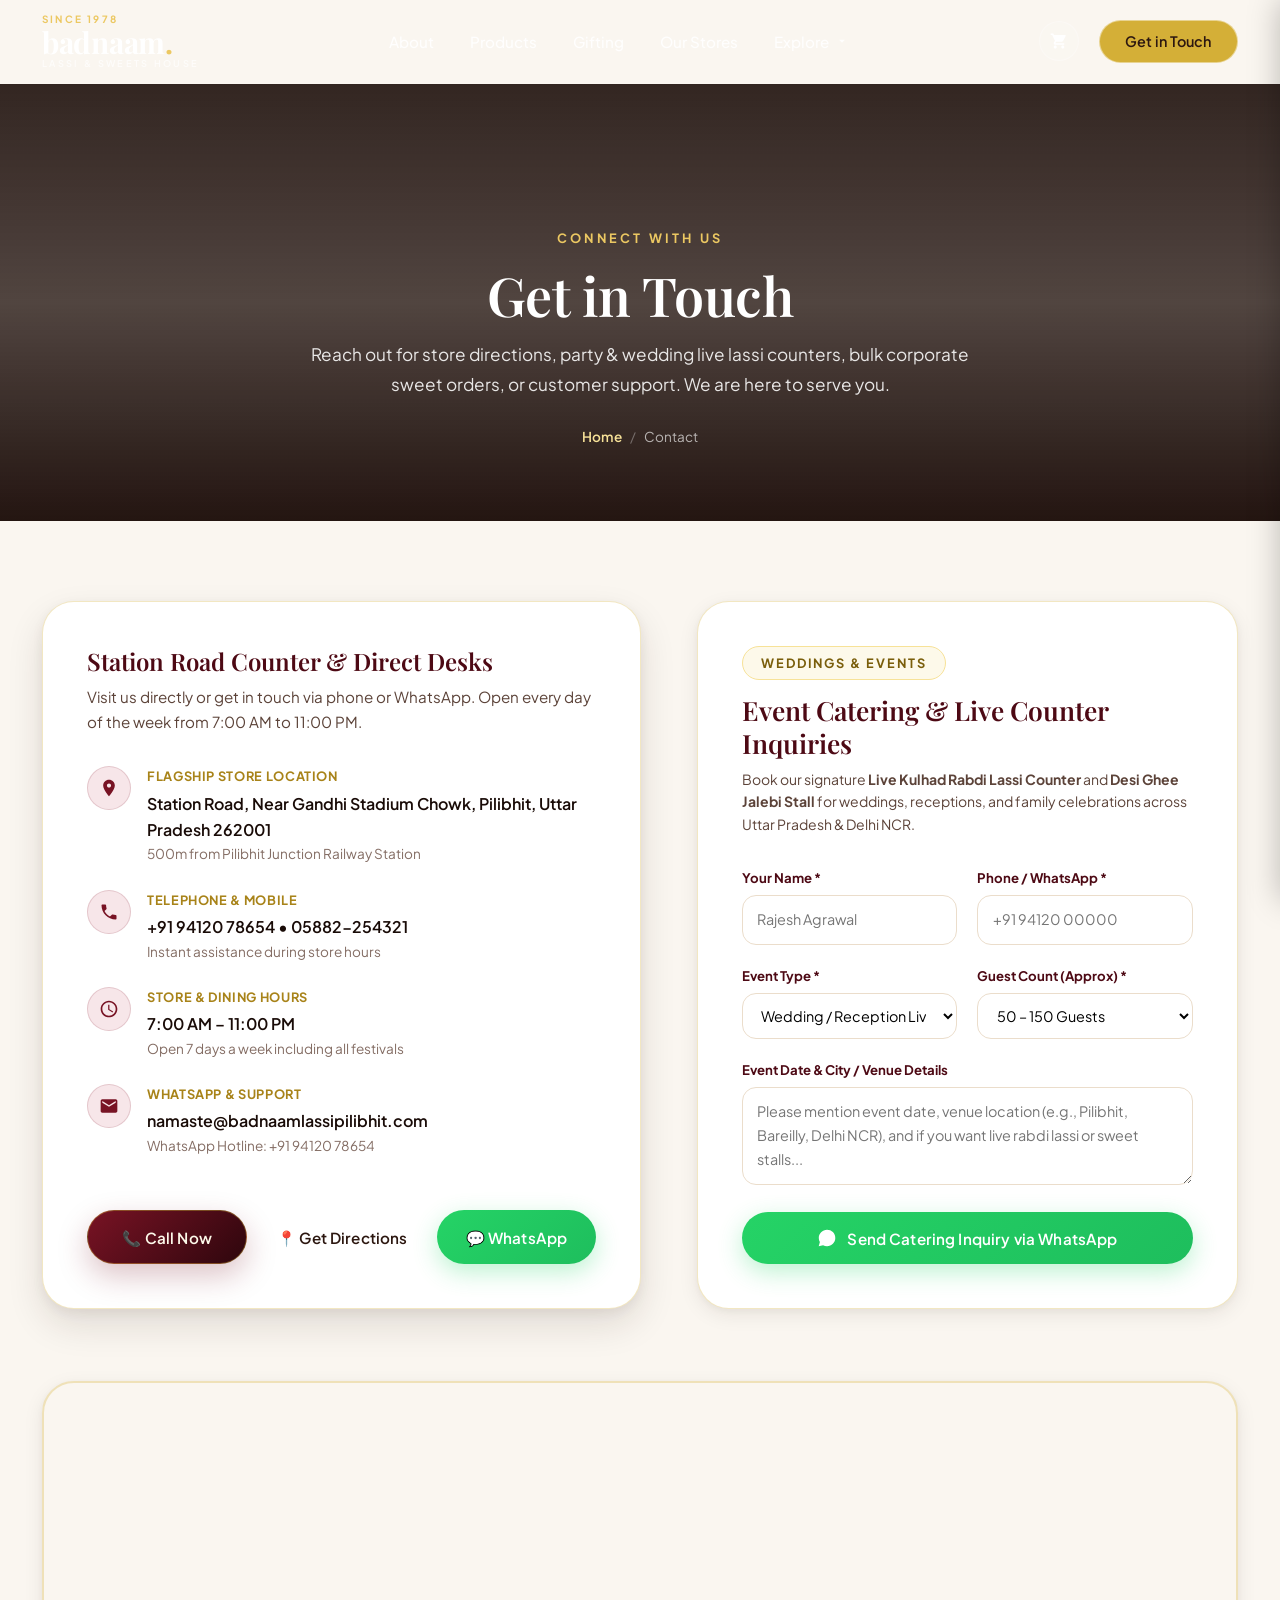
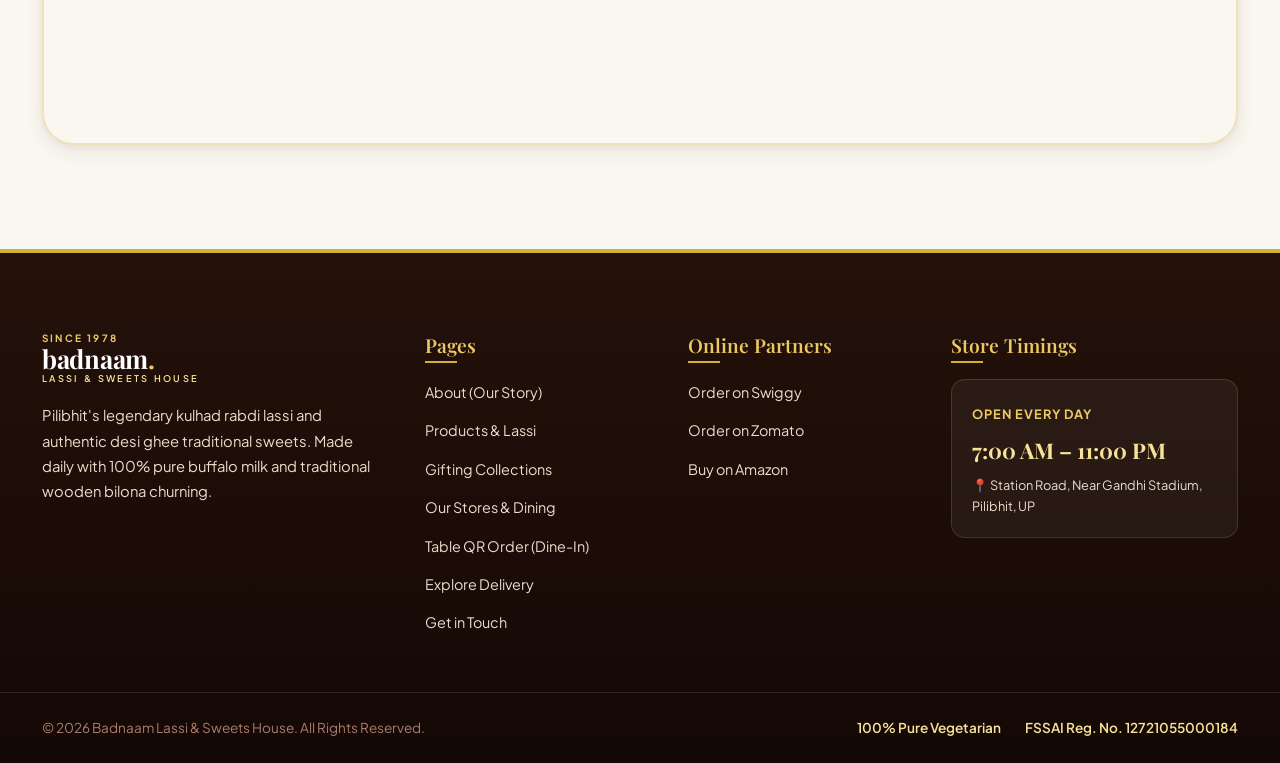
<file: contact.html>
<!DOCTYPE html>
<html lang="en">
<head>
  <meta charset="UTF-8">
  <meta name="viewport" content="width=device-width, initial-scale=1.0">
  <title>Get in Touch &amp; Event Catering | Badnaam Lassi &amp; Sweets House</title>
  
  <meta name="description" content="Contact Badnaam Lassi & Sweets House, Pilibhit. Station Road & Highway dining contact numbers, store hours (7 AM - 11 PM), location map, and wedding catering inquiries.">
  <meta name="author" content="Badnaam Lassi & Sweets House">
  <link rel="canonical" href="https://badnaamlassipilibhit.com/contact.html">

  <link rel="icon" type="image/svg+xml" href="assets/icons/favicon.svg">

  <link rel="preconnect" href="https://fonts.googleapis.com">
  <link rel="preconnect" href="https://fonts.gstatic.com" crossorigin>
  <link href="https://fonts.googleapis.com/css2?family=Marcellus&family=Playfair+Display:ital,wght@0,500;0,600;0,700;1,500;1,600&family=Plus+Jakarta+Sans:wght@400;500;600;700;800&display=swap" rel="stylesheet">

  <link rel="stylesheet" href="css/styles.css">
</head>
<body>

  <!-- ==========================================================================
       Header Navigation
       ========================================================================== -->
  <header class="main-header scrolled" id="mainHeader" style="position: sticky; top:0;">
    <div class="container nav-container">
      <a href="index.html" class="brand-logo-ref" aria-label="Badnaam Lassi Home">
        <span class="brand-since-tag">SINCE 1978</span>
        <span class="brand-title-serif">badnaam<span>.</span></span>
        <span class="brand-sub-spaced">LASSI &amp; SWEETS HOUSE</span>
      </a>

      <nav class="nav-menu-ref" aria-label="Main Navigation">
        <a href="index.html" class="nav-link-ref">About</a>
        <a href="products.html" class="nav-link-ref">Products</a>
        <a href="gifting.html" class="nav-link-ref">Gifting</a>
        <a href="stores.html" class="nav-link-ref">Our Stores</a>

        <div class="nav-item-dropdown">
          <a href="explore.html" class="nav-link-ref" id="exploreTrigger" aria-haspopup="true">
            <span>Explore</span>
            <svg class="dropdown-caret" viewBox="0 0 24 24"><path d="M7 10l5 5 5-5z"/></svg>
          </a>

          <div class="explore-dropdown-pill" role="menu">
            <a href="https://www.swiggy.com" target="_blank" rel="noopener noreferrer" class="explore-pill-btn pill-swiggy" role="menuitem">
              <span class="pill-dot dot-swiggy"></span>
              <span>SWIGGY</span>
            </a>
            <a href="https://www.zomato.com" target="_blank" rel="noopener noreferrer" class="explore-pill-btn pill-zomato" role="menuitem">
              <span class="pill-dot dot-zomato"></span>
              <span>ZOMATO</span>
            </a>
            <a href="https://www.amazon.in" target="_blank" rel="noopener noreferrer" class="explore-pill-btn pill-amazon" role="menuitem">
              <span class="pill-dot dot-amazon"></span>
              <span>AMAZON</span>
            </a>
          </div>
        </div>
      </nav>

      <div class="header-actions-ref">
        <button type="button" class="cart-toggle-pill cart-toggle-trigger" aria-label="View Order Basket">
          <svg viewBox="0 0 24 24"><path d="M7 18c-1.1 0-1.99.9-1.99 2S5.9 22 7 22s2-.9 2-2-.9-2-2-2zM1 2v2h2l3.6 7.59-1.35 2.45c-.16.28-.25.61-.25.96 0 1.1.9 2 2 2h12v-2H7.42c-.14 0-.25-.11-.25-.25l.03-.12.9-1.63h7.45c.75 0 1.41-.41 1.75-1.03l3.58-6.49c.08-.14.12-.31.12-.48 0-.55-.45-1-1-1H5.21l-.94-2H1zm16 16c-1.1 0-1.99.9-1.99 2s.89 2 1.99 2 2-.9 2-2-.9-2-2-2z"/></svg>
          <span class="cart-badge" style="display:none;">0</span>
        </button>

        <a href="contact.html" class="btn-get-in-touch" style="background: var(--color-gold-500); color: var(--color-maroon-950);">
          Get in Touch
        </a>

        <button type="button" class="mobile-menu-btn" id="mobileMenuBtn" aria-label="Open Mobile Menu">
          <svg viewBox="0 0 24 24"><path d="M3 18h18v-2H3v2zm0-5h18v-2H3v2zm0-7v2h18V6H3z"/></svg>
        </button>
      </div>
    </div>
  </header>

  <!-- Mobile Drawer -->
  <div class="mobile-nav-drawer" id="mobileNavDrawer" aria-hidden="true">
    <div class="mobile-nav-panel">
      <button type="button" class="mobile-nav-close" id="mobileNavClose" aria-label="Close Mobile Menu">
        <svg width="28" height="28" viewBox="0 0 24 24" fill="currentColor"><path d="M19 6.41L17.59 5 12 10.59 6.41 5 5 6.41 10.59 12 5 17.59 6.41 19 12 13.41 17.59 19 19 17.59 13.41 12z"/></svg>
      </button>

      <div class="brand-logo-ref" style="margin-bottom: 2rem;">
        <span class="brand-since-tag" style="color: var(--color-gold-700);">SINCE 1978</span>
        <span class="brand-title-serif" style="color: var(--color-maroon-800); font-size: 1.6rem;">badnaam<span>.</span></span>
        <span class="brand-sub-spaced" style="color: var(--color-brown-700);">LASSI &amp; SWEETS HOUSE</span>
      </div>

      <div class="mobile-nav-links">
        <a href="index.html" class="mobile-nav-link">About (हमारा इतिहास)</a>
        <a href="products.html" class="mobile-nav-link">Products (मिष्ठान व लस्सी)</a>
        <a href="gifting.html" class="mobile-nav-link">Gifting (शाही उपहार)</a>
        <a href="stores.html" class="mobile-nav-link">Our Stores (दुकानें व भोजन)</a>
        <a href="table-order.html?table=4" class="mobile-nav-link" style="color: var(--color-gold-700); font-weight: 700;">📱 Table QR Order (मेज़ से ऑर्डर)</a>
        <a href="explore.html" class="mobile-nav-link">Explore (Swiggy • Zomato • Amazon)</a>
        <a href="contact.html" class="mobile-nav-link active">Get in Touch (संपर्क)</a>
      </div>
    </div>
  </div>

  <main>
    <!-- Subpage Banner -->
    <section class="subpage-banner" style="background-image: linear-gradient(180deg, rgba(24, 9, 5, 0.88) 0%, rgba(24, 9, 5, 0.75) 50%, rgba(24, 9, 5, 0.95) 100%), url('https://images.unsplash.com/photo-1517248135467-4c7edcad34c4?auto=format&fit=crop&w=2200&q=85');">
      <div class="container">
        <span class="subpage-tag">CONNECT WITH US</span>
        <h1 class="subpage-title">Get in Touch</h1>
        <p class="subpage-desc">
          Reach out for store directions, party &amp; wedding live lassi counters, bulk corporate sweet orders, or customer support. We are here to serve you.
        </p>
        <div class="breadcrumb-nav">
          <a href="index.html">Home</a>
          <span class="breadcrumb-sep">/</span>
          <span>Contact</span>
        </div>
      </div>
    </section>

    <!-- Contact & Catering Grid -->
    <section class="contact-section" style="padding-top: 5rem;">
      <div class="container">
        <div class="contact-grid">
          <!-- Left Column: Contact Cards -->
          <div class="contact-info-card">
            <h2 class="contact-info-title">Station Road Counter &amp; Direct Desks</h2>
            <p class="contact-info-desc">
              Visit us directly or get in touch via phone or WhatsApp. Open every day of the week from 7:00 AM to 11:00 PM.
            </p>

            <div class="contact-details-list">
              <!-- Address -->
              <div class="contact-detail-row">
                <div class="contact-icon-box">
                  <svg viewBox="0 0 24 24"><path d="M12 2C8.13 2 5 5.13 5 9c0 5.25 7 13 7 13s7-7.75 7-13c0-3.87-3.13-7-7-7zm0 9.5c-1.38 0-2.5-1.12-2.5-2.5s1.12-2.5 2.5-2.5 2.5 1.12 2.5 2.5-1.12 2.5-2.5 2.5z"/></svg>
                </div>
                <div class="contact-detail-body">
                  <span class="contact-detail-label">Flagship Store Location</span>
                  <div class="contact-detail-value">Station Road, Near Gandhi Stadium Chowk, Pilibhit, Uttar Pradesh 262001</div>
                  <span class="contact-detail-sub">500m from Pilibhit Junction Railway Station</span>
                </div>
              </div>

              <!-- Phone -->
              <div class="contact-detail-row">
                <div class="contact-icon-box">
                  <svg viewBox="0 0 24 24"><path d="M6.62 10.79c1.44 2.83 3.76 5.14 6.59 6.59l2.2-2.2c.27-.27.67-.36 1.02-.24 1.12.37 2.33.57 3.57.57.55 0 1 .45 1 1V20c0 .55-.45 1-1 1-9.39 0-17-7.61-17-17 0-.55.45-1 1-1h3.5c.55 0 1 .45 1 1 0 1.25.2 2.45.57 3.57.11.35.03.74-.25 1.02l-2.2 2.2z"/></svg>
                </div>
                <div class="contact-detail-body">
                  <span class="contact-detail-label">Telephone &amp; Mobile</span>
                  <div class="contact-detail-value">
                    <a href="tel:+919412078654" style="color: inherit; text-decoration: none;">+91 94120 78654</a> &bull; 
                    <a href="tel:+915882254321" style="color: inherit; text-decoration: none;">05882-254321</a>
                  </div>
                  <span class="contact-detail-sub">Instant assistance during store hours</span>
                </div>
              </div>

              <!-- Hours -->
              <div class="contact-detail-row">
                <div class="contact-icon-box">
                  <svg viewBox="0 0 24 24"><path d="M11.99 2C6.47 2 2 6.48 2 12s4.47 10 9.99 10C17.52 22 22 17.52 22 12S17.52 2 11.99 2zM12 20c-4.42 0-8-3.58-8-8s3.58-8 8-8 8 3.58 8 8-3.58 8-8 8zm.5-13H11v6l5.25 3.15.75-1.23-4.5-2.67z"/></svg>
                </div>
                <div class="contact-detail-body">
                  <span class="contact-detail-label">Store &amp; Dining Hours</span>
                  <div class="contact-detail-value">7:00 AM &ndash; 11:00 PM</div>
                  <span class="contact-detail-sub">Open 7 days a week including all festivals</span>
                </div>
              </div>

              <!-- WhatsApp & Email -->
              <div class="contact-detail-row">
                <div class="contact-icon-box">
                  <svg viewBox="0 0 24 24"><path d="M20 4H4c-1.1 0-1.99.9-1.99 2L2 18c0 1.1.9 2 2 2h16c1.1 0 2-.9 2-2V6c0-1.1-.9-2-2-2zm0 4l-8 5-8-5V6l8 5 8-5v2z"/></svg>
                </div>
                <div class="contact-detail-body">
                  <span class="contact-detail-label">WhatsApp &amp; Support</span>
                  <div class="contact-detail-value">namaste@badnaamlassipilibhit.com</div>
                  <span class="contact-detail-sub">WhatsApp Hotline: +91 94120 78654</span>
                </div>
              </div>
            </div>

            <div class="contact-action-buttons">
              <a href="tel:+919412078654" class="btn btn-primary" style="flex: 1; text-align: center;">
                📞 Call Now
              </a>
              <a href="https://maps.google.com/?q=Station+Road+Gandhi+Stadium+Pilibhit" target="_blank" rel="noopener noreferrer" class="btn btn-outline" style="flex: 1; text-align: center;">
                📍 Get Directions
              </a>
              <a href="https://wa.me/919412078654" target="_blank" rel="noopener noreferrer" class="btn btn-whatsapp" style="flex: 1; text-align: center;">
                💬 WhatsApp
              </a>
            </div>
          </div>

          <!-- Right Column: Catering & Event Inquiry Form -->
          <div style="background: #FFFFFF; border-radius: var(--radius-xl); padding: 2.75rem; box-shadow: var(--shadow-md); border: 1px solid rgba(212, 175, 55, 0.3);">
            <div style="margin-bottom: 2rem;">
              <span class="section-tag">WEDDINGS &amp; EVENTS</span>
              <h3 style="font-family: var(--font-heading); font-size: 1.65rem; color: var(--color-maroon-800); margin-bottom: 0.5rem;">
                Event Catering &amp; Live Counter Inquiries
              </h3>
              <p style="font-size: 0.875rem; color: var(--text-secondary); line-height: 1.6;">
                Book our signature <strong>Live Kulhad Rabdi Lassi Counter</strong> and <strong>Desi Ghee Jalebi Stall</strong> for weddings, receptions, and family celebrations across Uttar Pradesh &amp; Delhi NCR.
              </p>
            </div>

            <form id="contactCateringForm" onsubmit="handleCateringSubmit(event)">
              <div style="display: grid; grid-template-columns: 1fr 1fr; gap: 1.25rem; margin-bottom: 1.25rem;">
                <div>
                  <label style="display: block; font-size: 0.825rem; font-weight: 700; color: var(--color-maroon-800); margin-bottom: 0.4rem;" for="contactName">Your Name *</label>
                  <input type="text" id="contactName" required placeholder="Rajesh Agrawal" style="width: 100%; padding: 0.75rem 0.9rem; border: 1px solid var(--color-cream-300); border-radius: var(--radius-md); font-family: var(--font-body); font-size: 0.9rem;">
                </div>
                <div>
                  <label style="display: block; font-size: 0.825rem; font-weight: 700; color: var(--color-maroon-800); margin-bottom: 0.4rem;" for="contactPhone">Phone / WhatsApp *</label>
                  <input type="tel" id="contactPhone" required placeholder="+91 94120 00000" style="width: 100%; padding: 0.75rem 0.9rem; border: 1px solid var(--color-cream-300); border-radius: var(--radius-md); font-family: var(--font-body); font-size: 0.9rem;">
                </div>
              </div>

              <div style="display: grid; grid-template-columns: 1fr 1fr; gap: 1.25rem; margin-bottom: 1.25rem;">
                <div>
                  <label style="display: block; font-size: 0.825rem; font-weight: 700; color: var(--color-maroon-800); margin-bottom: 0.4rem;" for="contactEvent">Event Type *</label>
                  <select id="contactEvent" required style="width: 100%; padding: 0.75rem 0.9rem; border: 1px solid var(--color-cream-300); border-radius: var(--radius-md); font-family: var(--font-body); font-size: 0.9rem; background: #FFF;">
                    <option value="Wedding / Reception">Wedding / Reception Live Counter</option>
                    <option value="Engagement / Roka">Engagement / Roka Ceremony</option>
                    <option value="Birthday / Anniversary">Birthday / Anniversary</option>
                    <option value="Corporate Event / Banquet">Corporate Event / Banquet</option>
                    <option value="Bulk Sweet Boxes">Bulk Sweet Boxes Order</option>
                    <option value="General Inquiry">General Feedback / Inquiry</option>
                  </select>
                </div>
                <div>
                  <label style="display: block; font-size: 0.825rem; font-weight: 700; color: var(--color-maroon-800); margin-bottom: 0.4rem;" for="contactGuests">Guest Count (Approx) *</label>
                  <select id="contactGuests" required style="width: 100%; padding: 0.75rem 0.9rem; border: 1px solid var(--color-cream-300); border-radius: var(--radius-md); font-family: var(--font-body); font-size: 0.9rem; background: #FFF;">
                    <option value="50 - 150 Guests">50 – 150 Guests</option>
                    <option value="150 - 300 Guests">150 – 300 Guests</option>
                    <option value="300 - 800 Guests">300 – 800 Guests</option>
                    <option value="800+ Mega Wedding">800+ Mega Wedding Gathering</option>
                  </select>
                </div>
              </div>

              <div style="margin-bottom: 1.25rem;">
                <label style="display: block; font-size: 0.825rem; font-weight: 700; color: var(--color-maroon-800); margin-bottom: 0.4rem;" for="contactMessage">Event Date &amp; City / Venue Details</label>
                <textarea id="contactMessage" rows="3" placeholder="Please mention event date, venue location (e.g., Pilibhit, Bareilly, Delhi NCR), and if you want live rabdi lassi or sweet stalls..." style="width: 100%; padding: 0.75rem 0.9rem; border: 1px solid var(--color-cream-300); border-radius: var(--radius-md); font-family: var(--font-body); font-size: 0.9rem;"></textarea>
              </div>

              <button type="submit" class="btn btn-whatsapp" style="width: 100%; font-size: 0.95rem; padding: 0.85rem 1.5rem;">
                <svg width="20" height="20" viewBox="0 0 24 24" fill="currentColor"><path d="M12.04 2c-5.46 0-9.91 4.45-9.91 9.91 0 1.75.46 3.45 1.32 4.95L2.05 22l5.25-1.38c1.45.79 3.08 1.21 4.74 1.21 5.46 0 9.91-4.45 9.91-9.91 0-2.65-1.03-5.14-2.9-7.01A9.816 9.816 0 0 0 12.04 2z"/></svg>
                <span>Send Catering Inquiry via WhatsApp</span>
              </button>
            </form>
          </div>
        </div>

        <!-- Google Maps Embed -->
        <div style="margin-top: 4.5rem; border-radius: var(--radius-xl); overflow: hidden; box-shadow: var(--shadow-md); border: 2px solid rgba(212, 175, 55, 0.3);">
          <iframe 
            src="https://www.google.com/maps/embed?pb=!1m18!1m12!1m3!1d14002.3456789!2d79.8028!3d28.6312!2m3!1f0!2f0!3f0!3m2!1i1024!2i768!4f13.1!3m3!1m2!1s0x39a0072b217c469b%3A0x8e50b8b6f3c1b69!2sStation%20Rd%2C%20Pilibhit%2C%20Uttar%20Pradesh%20262001!5e0!3m2!1sen!2sin!4v1700000000000!5m2!1sen!2sin" 
            width="100%" 
            height="360" 
            style="border:0; display:block;" 
            allowfullscreen="" 
            loading="lazy" 
            referrerpolicy="no-referrer-when-downgrade"
            title="Badnaam Lassi Pilibhit Location Map">
          </iframe>
        </div>
      </div>
    </section>
  </main>

  <!-- Interactive WhatsApp Order Drawer -->
  <div class="order-drawer-backdrop" id="orderDrawerBackdrop" aria-hidden="true"></div>
  <aside class="order-drawer" id="orderDrawer" aria-label="Order Basket Drawer">
    <div class="order-drawer-header">
      <div class="order-drawer-title">
        <svg width="22" height="22" viewBox="0 0 24 24" fill="currentColor"><path d="M7 18c-1.1 0-1.99.9-1.99 2S5.9 22 7 22s2-.9 2-2-.9-2-2-2zM1 2v2h2l3.6 7.59-1.35 2.45c-.16.28-.25.61-.25.96 0 1.1.9 2 2 2h12v-2H7.42c-.14 0-.25-.11-.25-.25l.03-.12.9-1.63h7.45c.75 0 1.41-.41 1.75-1.03l3.58-6.49c.08-.14.12-.31.12-.48 0-.55-.45-1-1-1H5.21l-.94-2H1zm16 16c-1.1 0-1.99.9-1.99 2s.89 2 1.99 2 2-.9 2-2-.9-2-2-2z"/></svg>
        <span>Your Order Basket</span>
      </div>
      <button type="button" class="order-drawer-close" id="orderDrawerClose" aria-label="Close Order Basket">
        <svg width="24" height="24" viewBox="0 0 24 24" fill="currentColor"><path d="M19 6.41L17.59 5 12 10.59 6.41 5 5 6.41 10.59 12 5 17.59 6.41 19 12 13.41 17.59 19 19 17.59 13.41 12z"/></svg>
      </button>
    </div>

    <div class="order-drawer-body">
      <div class="order-drawer-empty" id="orderDrawerEmpty">
        <svg viewBox="0 0 24 24"><path d="M19 6h-2c0-2.76-2.24-5-5-5S7 3.24 7 6H5c-1.1 0-2 .9-2 2v12c0 1.1.9 2 2 2h14c1.1 0 2-.9 2-2V8c0-1.1-.9-2-2-2zm-7-3c1.66 0 3 1.34 3 3H9c0-1.66 1.34-3 3-3zm7 17H5V8h14v12z"/></svg>
        <h4 style="font-family: var(--font-heading); color: var(--color-maroon-800); margin-bottom: 0.5rem;">Your Basket is Empty</h4>
        <p style="font-size: 0.875rem;">Browse products to build your order.</p>
      </div>
      <div class="order-item-list" id="orderDrawerItems"></div>
    </div>

    <div class="order-drawer-footer" id="orderDrawerFooter" style="display: none;">
      <div class="order-subtotal-row">
        <span>Estimated Total:</span>
        <span id="orderSubtotalAmount" style="color: var(--color-maroon-700);">₹0</span>
      </div>
      <button type="button" class="btn btn-whatsapp" id="sendWhatsAppOrderBtn" style="width: 100%;">
        <span>Send Order via WhatsApp</span>
      </button>
    </div>
  </aside>

  <!-- Footer -->
  <footer class="main-footer" role="contentinfo">
    <div class="footer-top">
      <div class="container footer-grid">
        <div class="footer-brand-col">
          <div class="brand-logo-ref">
            <span class="brand-since-tag" style="color: var(--color-gold-400);">SINCE 1978</span>
            <span class="brand-title-serif" style="color: #FFFFFF; font-size: 1.6rem;">badnaam<span>.</span></span>
            <span class="brand-sub-spaced" style="color: var(--color-gold-300);">LASSI &amp; SWEETS HOUSE</span>
          </div>
          <p>
            Pilibhit's legendary kulhad rabdi lassi and authentic desi ghee traditional sweets. Made daily with 100% pure buffalo milk and traditional wooden bilona churning.
          </p>
        </div>

        <div>
          <h4 class="footer-col-title">Pages</h4>
          <ul class="footer-links-list">
            <li><a href="index.html">About (Our Story)</a></li>
            <li><a href="products.html">Products &amp; Lassi</a></li>
            <li><a href="gifting.html">Gifting Collections</a></li>
            <li><a href="stores.html">Our Stores &amp; Dining</a></li>
            <li><a href="table-order.html?table=4">Table QR Order (Dine-In)</a></li>
            <li><a href="explore.html">Explore Delivery</a></li>
            <li><a href="contact.html">Get in Touch</a></li>
          </ul>
        </div>

        <div>
          <h4 class="footer-col-title">Online Partners</h4>
          <ul class="footer-links-list">
            <li><a href="https://www.swiggy.com" target="_blank" rel="noopener noreferrer">Order on Swiggy</a></li>
            <li><a href="https://www.zomato.com" target="_blank" rel="noopener noreferrer">Order on Zomato</a></li>
            <li><a href="https://www.amazon.in" target="_blank" rel="noopener noreferrer">Buy on Amazon</a></li>
          </ul>
        </div>

        <div>
          <h4 class="footer-col-title">Store Timings</h4>
          <div class="footer-hours-card">
            <span style="font-size: 0.8rem; text-transform: uppercase; letter-spacing: 0.08em; color: var(--color-gold-400); font-weight:700;">Open Every Day</span>
            <div class="footer-hours-time">7:00 AM – 11:00 PM</div>
            <div class="footer-hours-note">📍 Station Road, Near Gandhi Stadium, Pilibhit, UP</div>
          </div>
        </div>
      </div>
    </div>

    <div class="footer-bottom">
      <div class="container footer-bottom-inner">
        <div>&copy; 2026 Badnaam Lassi &amp; Sweets House. All Rights Reserved.</div>
        <div class="footer-certifications">
          <span class="cert-item">100% Pure Vegetarian</span>
          <span class="cert-item">FSSAI Reg. No. 12721055000184</span>
        </div>
      </div>
    </div>
  </footer>

  <script src="js/app.js"></script>
  <script>
    function handleCateringSubmit(e) {
      e.preventDefault();
      const name = document.getElementById('contactName').value.trim();
      const phone = document.getElementById('contactPhone').value.trim();
      const eventType = document.getElementById('contactEvent').value;
      const guests = document.getElementById('contactGuests').value;
      const message = document.getElementById('contactMessage').value.trim();

      const text = `Namaste Badnaam Sweets Team!%0A%0A*Event Catering / Bulk Inquiry:*%0A• *Client Name:* ${encodeURIComponent(name)}%0A• *Phone:* ${encodeURIComponent(phone)}%0A• *Event Type:* ${encodeURIComponent(eventType)}%0A• *Estimated Guests:* ${encodeURIComponent(guests)}%0A• *Details:* ${encodeURIComponent(message || 'None provided')}%0A%0APlease provide availability, counter options, and a quote.`;
      window.open(`https://wa.me/919412078654?text=${text}`, '_blank');
    }
  </script>
</body>
</html>
</file>
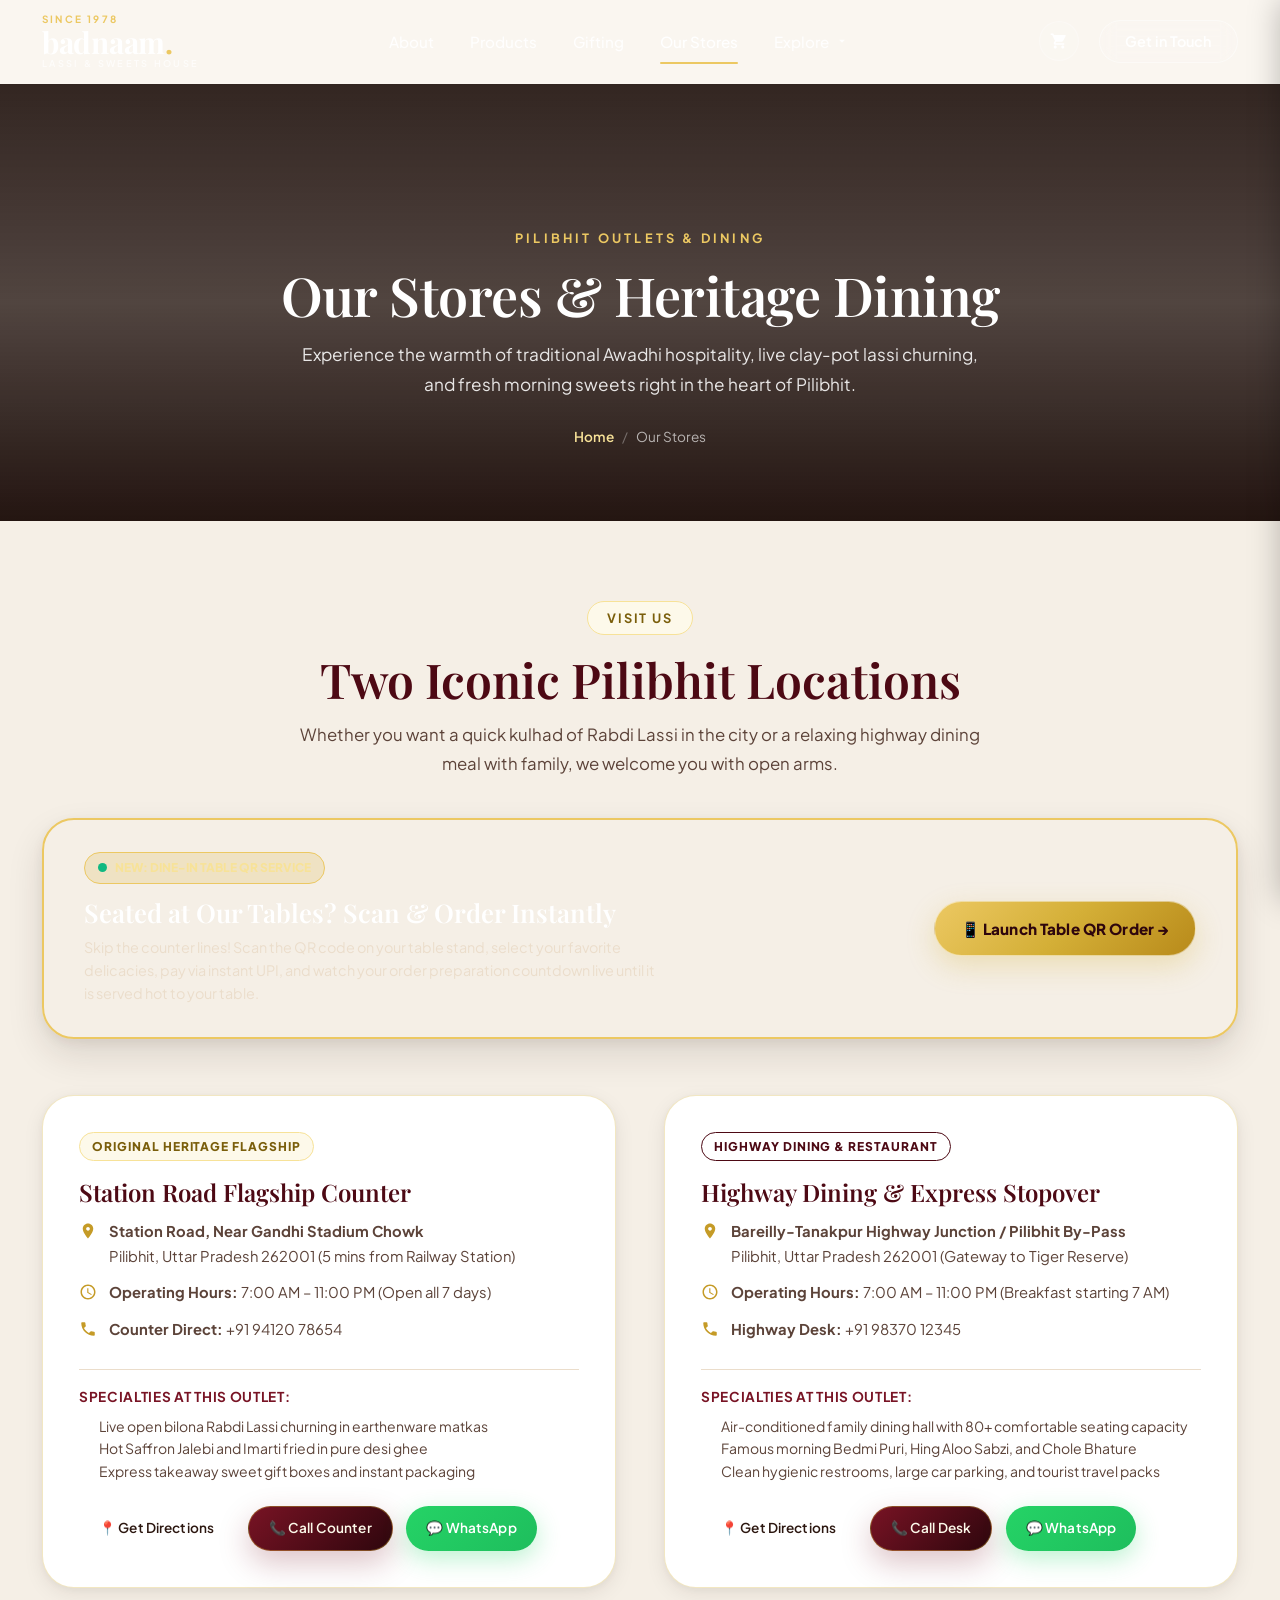
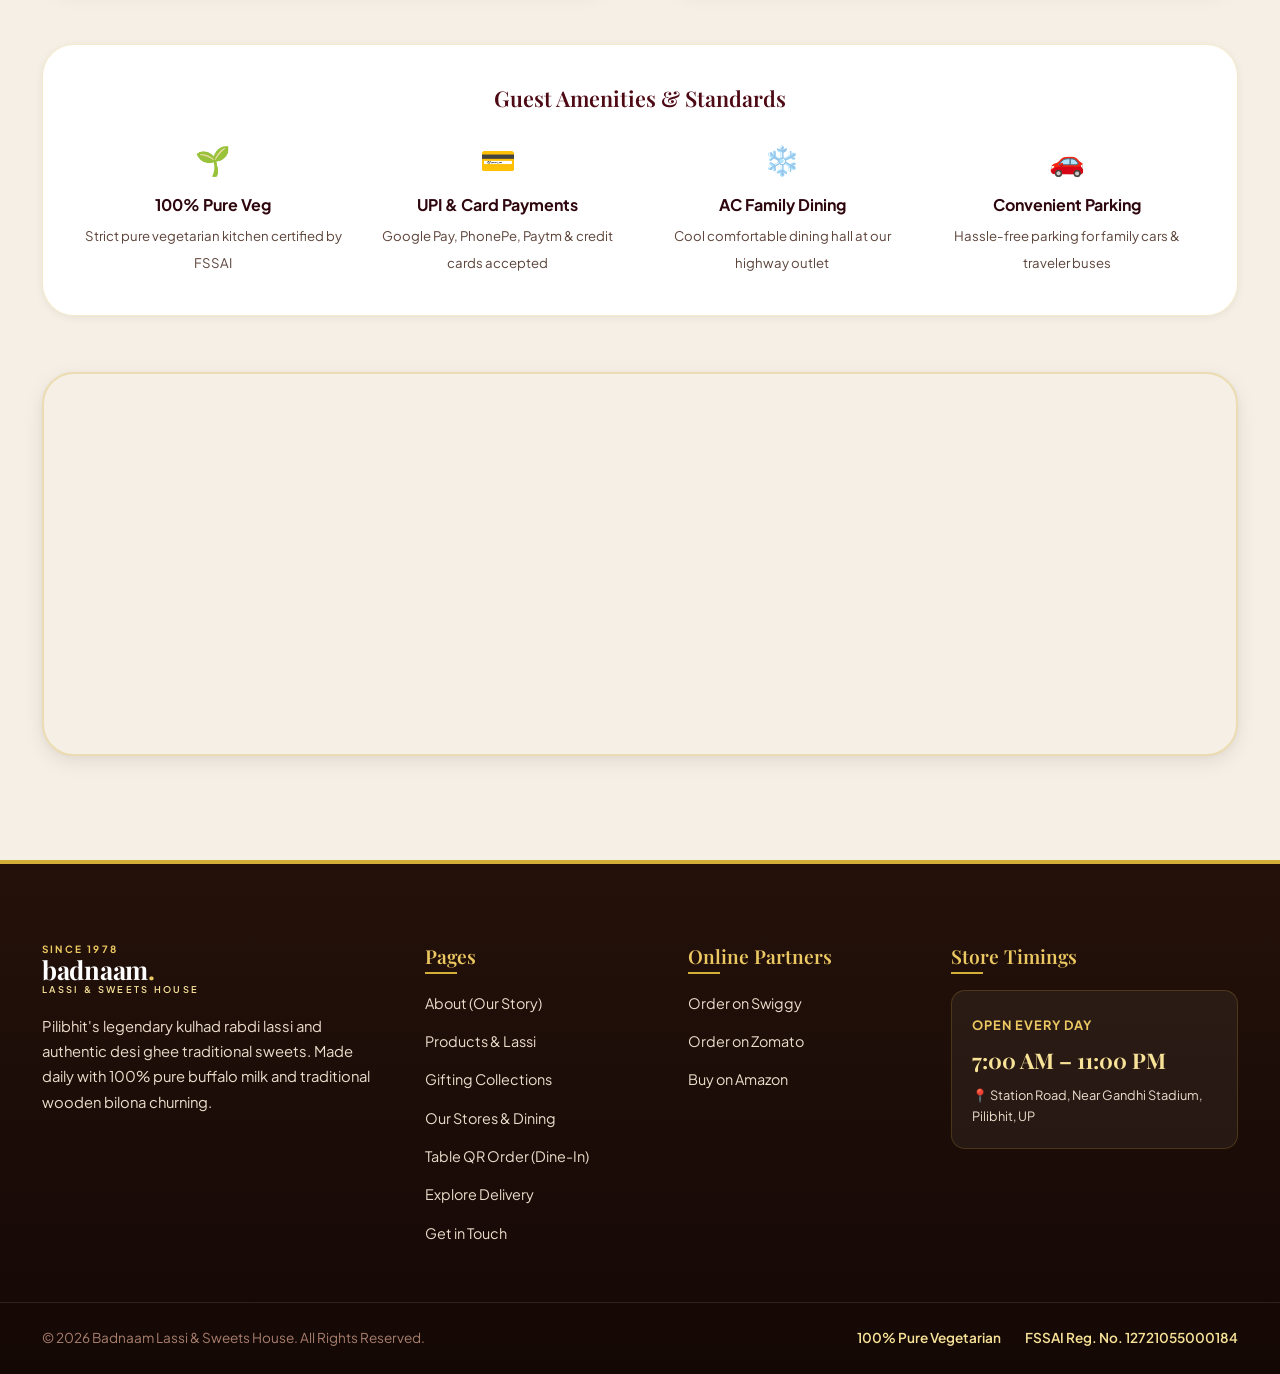
<file: hotel.html>
<!DOCTYPE html>
<html lang="en">
<head>
  <meta charset="UTF-8">
  <meta http-equiv="refresh" content="0; url=stores.html">
  <title>Badnaam Lassi Highway Dining &amp; Hotel | Redirecting</title>
  <link rel="canonical" href="https://badnaamlassipilibhit.com/stores.html">
</head>
<body>
  <p>Redirecting to <a href="stores.html">Badnaam Lassi Our Stores &amp; Heritage Dining</a>...</p>
  <script>window.location.href = "stores.html";</script>
</body>
</html>
</file>
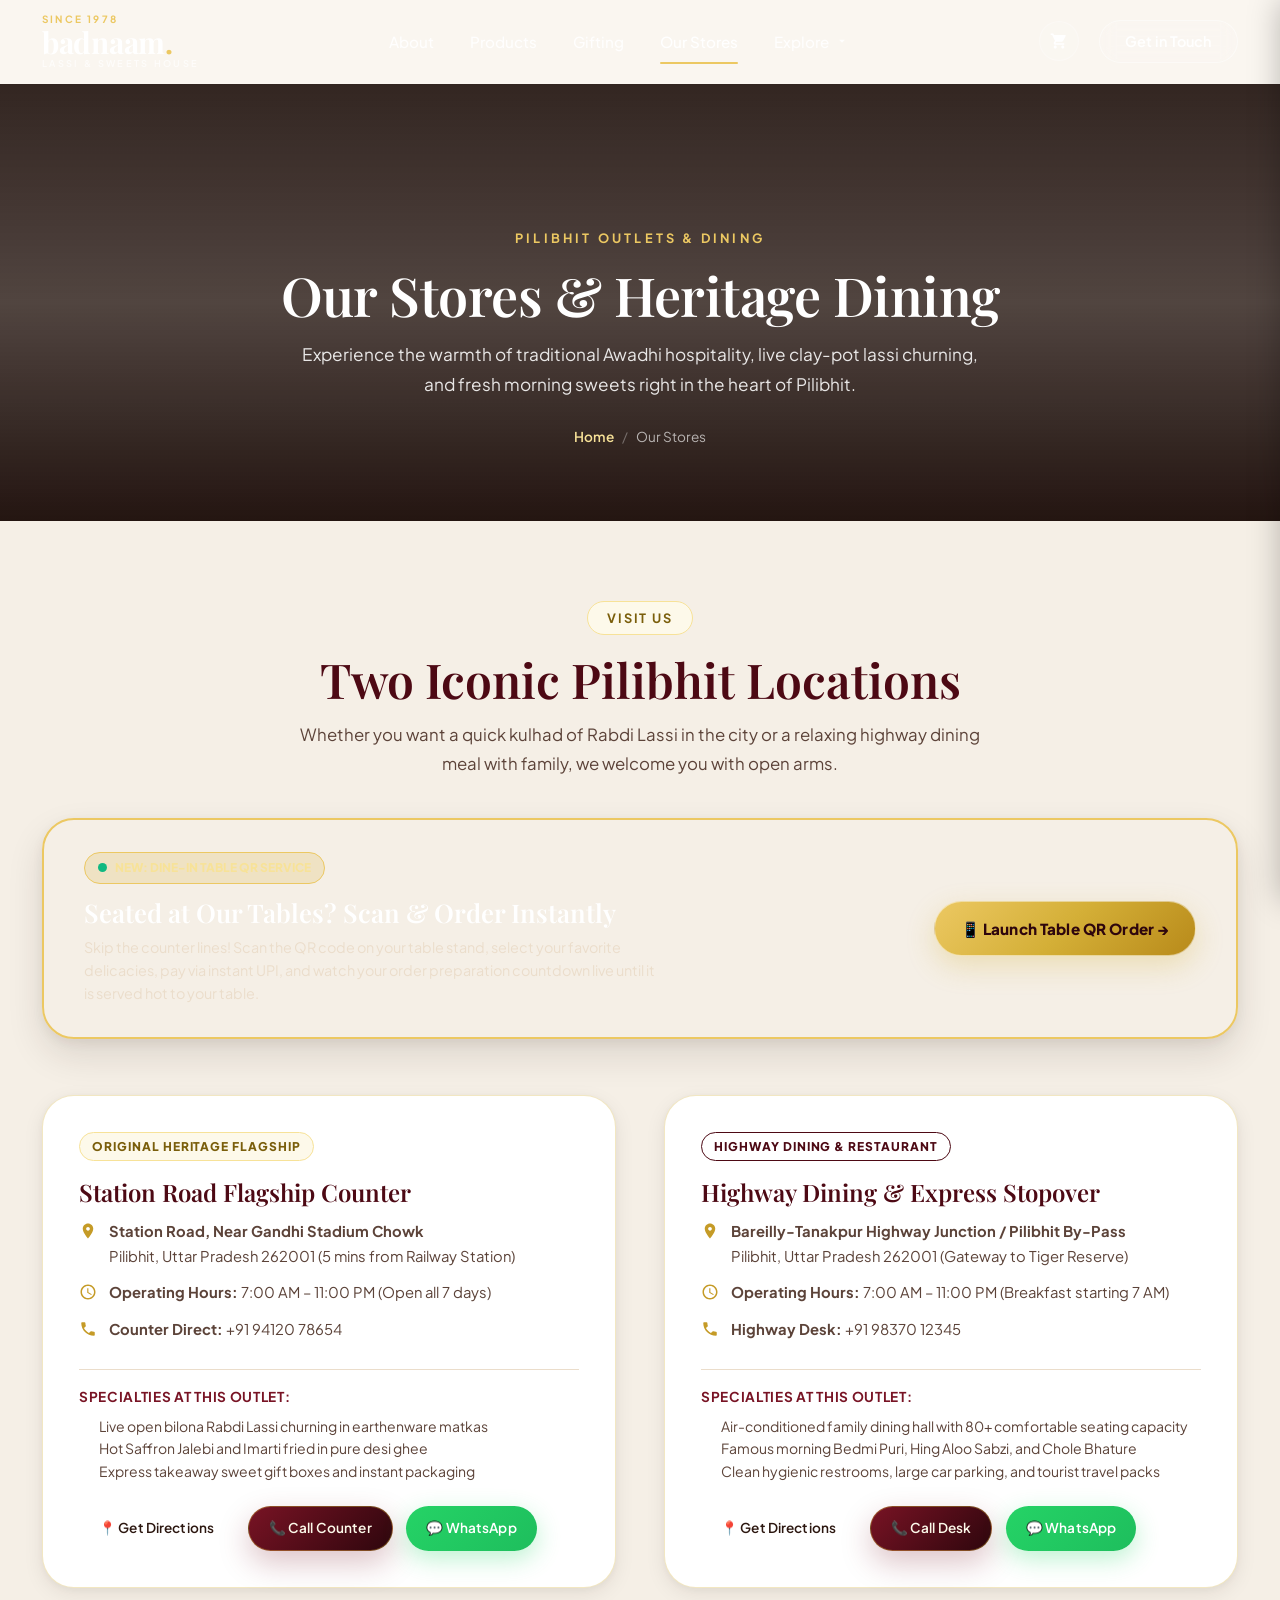
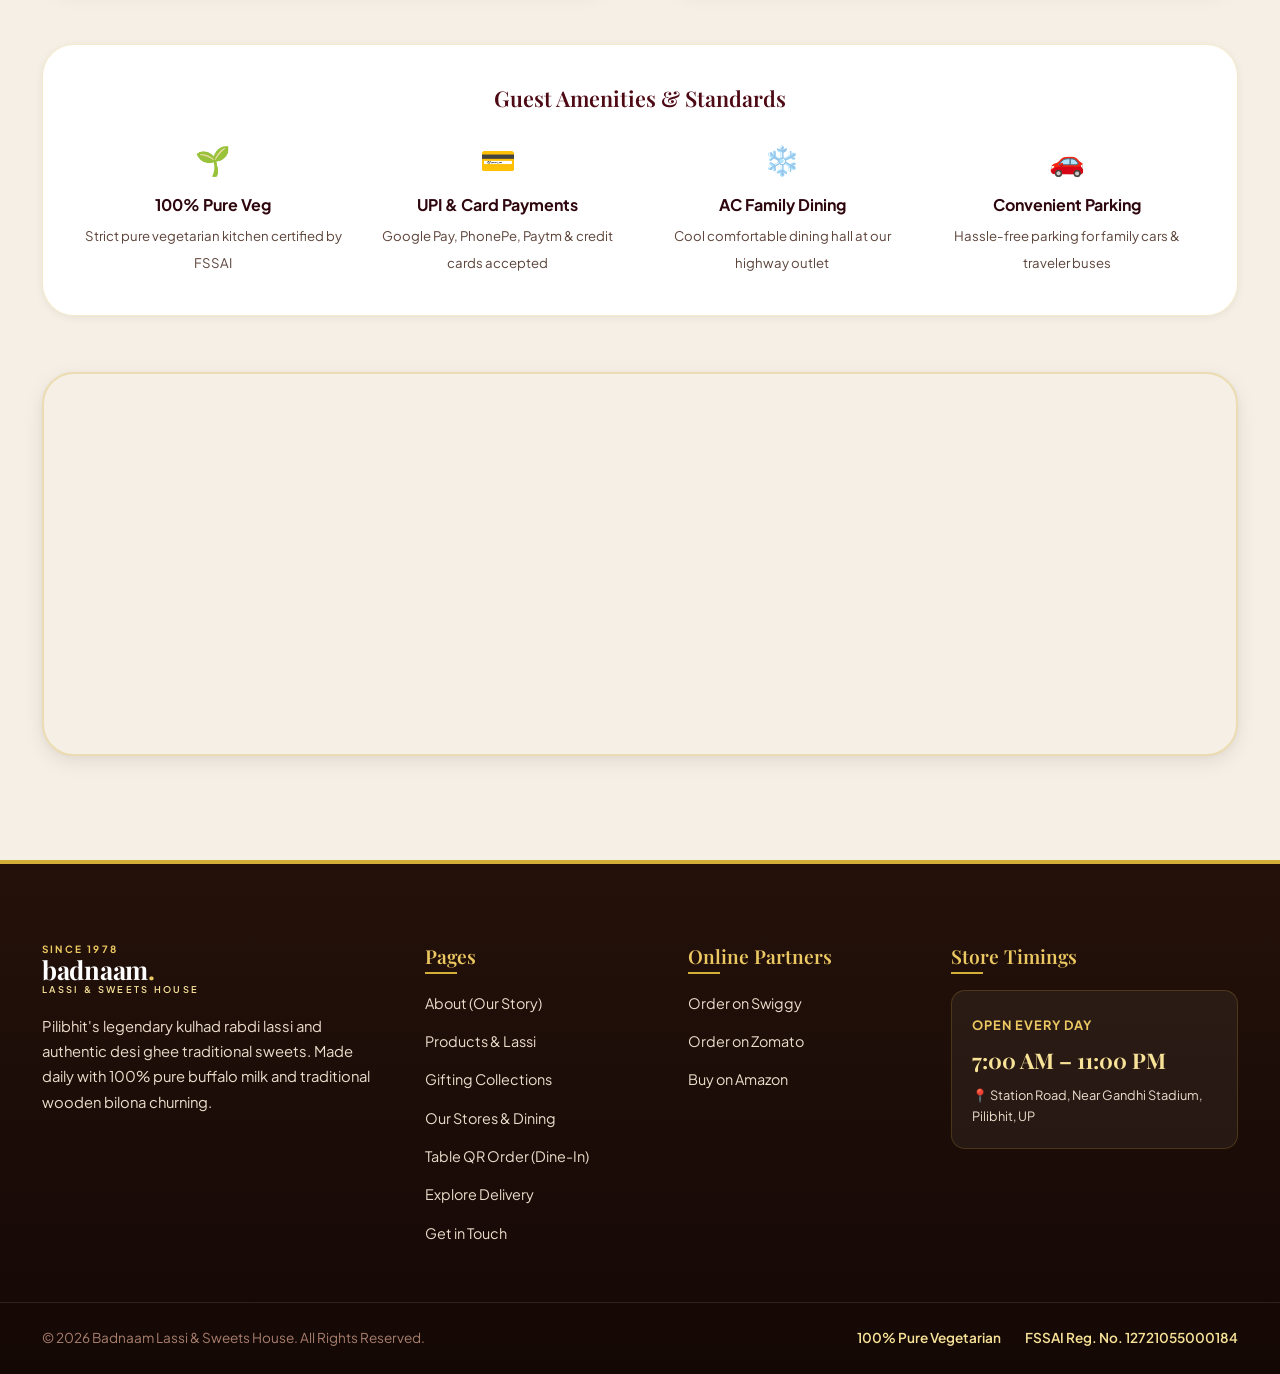
<file: stores.html>
<!DOCTYPE html>
<html lang="en">
<head>
  <meta charset="UTF-8">
  <meta name="viewport" content="width=device-width, initial-scale=1.0">
  <title>Our Stores &amp; Heritage Dining | Badnaam Lassi &amp; Sweets House</title>
  
  <meta name="description" content="Visit Badnaam Lassi & Sweets House outlets in Pilibhit. Flagship Station Road counter and Highway Dining Stopover. Fresh Rabdi Lassi, breakfast, pure desi ghee sweets.">
  <meta name="author" content="Badnaam Lassi & Sweets House">
  <link rel="canonical" href="https://badnaamlassipilibhit.com/stores.html">

  <link rel="icon" type="image/svg+xml" href="assets/icons/favicon.svg">

  <link rel="preconnect" href="https://fonts.googleapis.com">
  <link rel="preconnect" href="https://fonts.gstatic.com" crossorigin>
  <link href="https://fonts.googleapis.com/css2?family=Marcellus&family=Playfair+Display:ital,wght@0,500;0,600;0,700;1,500;1,600&family=Plus+Jakarta+Sans:wght@400;500;600;700;800&display=swap" rel="stylesheet">

  <link rel="stylesheet" href="css/styles.css">
</head>
<body>

  <!-- ==========================================================================
       Header Navigation
       ========================================================================== -->
  <header class="main-header scrolled" id="mainHeader" style="position: sticky; top:0;">
    <div class="container nav-container">
      <a href="index.html" class="brand-logo-ref" aria-label="Badnaam Lassi Home">
        <span class="brand-since-tag">SINCE 1978</span>
        <span class="brand-title-serif">badnaam<span>.</span></span>
        <span class="brand-sub-spaced">LASSI &amp; SWEETS HOUSE</span>
      </a>

      <nav class="nav-menu-ref" aria-label="Main Navigation">
        <a href="index.html" class="nav-link-ref">About</a>
        <a href="products.html" class="nav-link-ref">Products</a>
        <a href="gifting.html" class="nav-link-ref">Gifting</a>
        <a href="stores.html" class="nav-link-ref active">Our Stores</a>

        <div class="nav-item-dropdown">
          <a href="explore.html" class="nav-link-ref" id="exploreTrigger" aria-haspopup="true">
            <span>Explore</span>
            <svg class="dropdown-caret" viewBox="0 0 24 24"><path d="M7 10l5 5 5-5z"/></svg>
          </a>

          <div class="explore-dropdown-pill" role="menu">
            <a href="https://www.swiggy.com" target="_blank" rel="noopener noreferrer" class="explore-pill-btn pill-swiggy" role="menuitem">
              <span class="pill-dot dot-swiggy"></span>
              <span>SWIGGY</span>
            </a>
            <a href="https://www.zomato.com" target="_blank" rel="noopener noreferrer" class="explore-pill-btn pill-zomato" role="menuitem">
              <span class="pill-dot dot-zomato"></span>
              <span>ZOMATO</span>
            </a>
            <a href="https://www.amazon.in" target="_blank" rel="noopener noreferrer" class="explore-pill-btn pill-amazon" role="menuitem">
              <span class="pill-dot dot-amazon"></span>
              <span>AMAZON</span>
            </a>
          </div>
        </div>
      </nav>

      <div class="header-actions-ref">
        <button type="button" class="cart-toggle-pill cart-toggle-trigger" aria-label="View Order Basket">
          <svg viewBox="0 0 24 24"><path d="M7 18c-1.1 0-1.99.9-1.99 2S5.9 22 7 22s2-.9 2-2-.9-2-2-2zM1 2v2h2l3.6 7.59-1.35 2.45c-.16.28-.25.61-.25.96 0 1.1.9 2 2 2h12v-2H7.42c-.14 0-.25-.11-.25-.25l.03-.12.9-1.63h7.45c.75 0 1.41-.41 1.75-1.03l3.58-6.49c.08-.14.12-.31.12-.48 0-.55-.45-1-1-1H5.21l-.94-2H1zm16 16c-1.1 0-1.99.9-1.99 2s.89 2 1.99 2 2-.9 2-2-.9-2-2-2z"/></svg>
          <span class="cart-badge" style="display:none;">0</span>
        </button>

        <a href="contact.html" class="btn-get-in-touch">
          Get in Touch
        </a>

        <button type="button" class="mobile-menu-btn" id="mobileMenuBtn" aria-label="Open Mobile Menu">
          <svg viewBox="0 0 24 24"><path d="M3 18h18v-2H3v2zm0-5h18v-2H3v2zm0-7v2h18V6H3z"/></svg>
        </button>
      </div>
    </div>
  </header>

  <!-- Mobile Drawer -->
  <div class="mobile-nav-drawer" id="mobileNavDrawer" aria-hidden="true">
    <div class="mobile-nav-panel">
      <button type="button" class="mobile-nav-close" id="mobileNavClose" aria-label="Close Mobile Menu">
        <svg width="28" height="28" viewBox="0 0 24 24" fill="currentColor"><path d="M19 6.41L17.59 5 12 10.59 6.41 5 5 6.41 10.59 12 5 17.59 6.41 19 12 13.41 17.59 19 19 17.59 13.41 12z"/></svg>
      </button>

      <div class="brand-logo-ref" style="margin-bottom: 2rem;">
        <span class="brand-since-tag" style="color: var(--color-gold-700);">SINCE 1978</span>
        <span class="brand-title-serif" style="color: var(--color-maroon-800); font-size: 1.6rem;">badnaam<span>.</span></span>
        <span class="brand-sub-spaced" style="color: var(--color-brown-700);">LASSI &amp; SWEETS HOUSE</span>
      </div>

      <div class="mobile-nav-links">
        <a href="index.html" class="mobile-nav-link">About (हमारा इतिहास)</a>
        <a href="products.html" class="mobile-nav-link">Products (मिष्ठान व लस्सी)</a>
        <a href="gifting.html" class="mobile-nav-link">Gifting (शाही उपहार)</a>
        <a href="stores.html" class="mobile-nav-link active">Our Stores (दुकानें व भोजन)</a>
        <a href="table-order.html?table=4" class="mobile-nav-link" style="color: var(--color-gold-700); font-weight: 700;">📱 Table QR Order (मेज़ से ऑर्डर)</a>
        <a href="explore.html" class="mobile-nav-link">Explore (Swiggy • Zomato • Amazon)</a>
        <a href="contact.html" class="mobile-nav-link">Get in Touch (संपर्क)</a>
      </div>
    </div>
  </div>

  <main>
    <!-- Subpage Banner -->
    <section class="subpage-banner" style="background-image: linear-gradient(180deg, rgba(24, 9, 5, 0.88) 0%, rgba(24, 9, 5, 0.75) 50%, rgba(24, 9, 5, 0.95) 100%), url('https://images.unsplash.com/photo-1555396273-367ea4eb4db5?auto=format&fit=crop&w=2200&q=85');">
      <div class="container">
        <span class="subpage-tag">PILIBHIT OUTLETS &amp; DINING</span>
        <h1 class="subpage-title">Our Stores &amp; Heritage Dining</h1>
        <p class="subpage-desc">
          Experience the warmth of traditional Awadhi hospitality, live clay-pot lassi churning, and fresh morning sweets right in the heart of Pilibhit.
        </p>
        <div class="breadcrumb-nav">
          <a href="index.html">Home</a>
          <span class="breadcrumb-sep">/</span>
          <span>Our Stores</span>
        </div>
      </div>
    </section>

    <!-- Outlets Grid -->
    <section class="stores-section" style="padding-top: 5rem;">
      <div class="container">
        <div class="section-header text-center" style="max-width: 720px; margin: 0 auto 2.5rem;">
          <span class="section-tag">VISIT US</span>
          <h2 class="section-title">Two Iconic Pilibhit Locations</h2>
          <p class="section-subtitle">
            Whether you want a quick kulhad of Rabdi Lassi in the city or a relaxing highway dining meal with family, we welcome you with open arms.
          </p>
        </div>

        <!-- NEW: Table QR Ordering Spotlight Banner -->
        <div style="background: linear-gradient(135deg, var(--color-brown-950) 0%, var(--color-maroon-950) 100%); border-radius: var(--radius-xl); border: 2px solid var(--color-gold-400); padding: 2rem 2.5rem; margin-bottom: 3.5rem; color: #FFFFFF; display: flex; align-items: center; justify-content: space-between; gap: 2rem; flex-wrap: wrap; box-shadow: var(--shadow-lg);">
          <div style="max-width: 580px;">
            <div style="display: inline-flex; align-items: center; gap: 0.5rem; background: rgba(212, 175, 55, 0.2); border: 1px solid var(--color-gold-400); padding: 0.3rem 0.8rem; border-radius: var(--radius-full); font-size: 0.75rem; font-weight: 800; color: var(--color-gold-300); text-transform: uppercase; margin-bottom: 0.75rem;">
              <span class="table-pulse-dot"></span>
              NEW: DINE-IN TABLE QR SERVICE
            </div>
            <h3 style="font-family: var(--font-heading); font-size: 1.6rem; color: #FFFFFF; margin-bottom: 0.5rem;">
              Seated at Our Tables? Scan &amp; Order Instantly
            </h3>
            <p style="color: var(--color-cream-300); font-size: 0.9rem; line-height: 1.6; margin: 0;">
              Skip the counter lines! Scan the QR code on your table stand, select your favorite delicacies, pay via instant UPI, and watch your order preparation countdown live until it is served hot to your table.
            </p>
          </div>

          <div style="display: flex; gap: 0.85rem; flex-wrap: wrap;">
            <a href="table-order.html?table=4" class="btn btn-gold" style="font-weight: 800; padding: 0.85rem 1.6rem;">
              📱 Launch Table QR Order &rarr;
            </a>
          </div>
        </div>

        <div class="stores-grid">
          <!-- Outlet 1: Flagship Counter -->
          <article class="store-card">
            <span class="store-badge">ORIGINAL HERITAGE FLAGSHIP</span>
            <h3 class="store-name">Station Road Flagship Counter</h3>
            
            <div class="store-detail">
              <svg viewBox="0 0 24 24"><path d="M12 2C8.13 2 5 5.13 5 9c0 5.25 7 13 7 13s7-7.75 7-13c0-3.87-3.13-7-7-7zm0 9.5c-1.38 0-2.5-1.12-2.5-2.5s1.12-2.5 2.5-2.5 2.5 1.12 2.5 2.5-1.12 2.5-2.5 2.5z"/></svg>
              <div>
                <strong>Station Road, Near Gandhi Stadium Chowk</strong><br>
                Pilibhit, Uttar Pradesh 262001 (5 mins from Railway Station)
              </div>
            </div>

            <div class="store-detail">
              <svg viewBox="0 0 24 24"><path d="M11.99 2C6.47 2 2 6.48 2 12s4.47 10 9.99 10C17.52 22 22 17.52 22 12S17.52 2 11.99 2zM12 20c-4.42 0-8-3.58-8-8s3.58-8 8-8 8 3.58 8 8-3.58 8-8 8zm.5-13H11v6l5.25 3.15.75-1.23-4.5-2.67z"/></svg>
              <div>
                <strong>Operating Hours:</strong> 7:00 AM – 11:00 PM (Open all 7 days)
              </div>
            </div>

            <div class="store-detail">
              <svg viewBox="0 0 24 24"><path d="M6.62 10.79c1.44 2.83 3.76 5.14 6.59 6.59l2.2-2.2c.27-.27.67-.36 1.02-.24 1.12.37 2.33.57 3.57.57.55 0 1 .45 1 1V20c0 .55-.45 1-1 1-9.39 0-17-7.61-17-17 0-.55.45-1 1-1h3.5c.55 0 1 .45 1 1 0 1.25.2 2.45.57 3.57.11.35.03.74-.25 1.02l-2.2 2.2z"/></svg>
              <div>
                <strong>Counter Direct:</strong> +91 94120 78654
              </div>
            </div>

            <div style="margin-top: 1rem; padding-top: 1rem; border-top: 1px solid var(--color-cream-300);">
              <span style="font-size: 0.85rem; font-weight: 700; color: var(--color-maroon-700); text-transform: uppercase; letter-spacing: 0.05em; display: block; margin-bottom: 0.4rem;">Specialties at this outlet:</span>
              <ul style="font-size: 0.875rem; color: var(--text-secondary); line-height: 1.6; margin-left: 1.25rem;">
                <li>Live open bilona Rabdi Lassi churning in earthenware matkas</li>
                <li>Hot Saffron Jalebi and Imarti fried in pure desi ghee</li>
                <li>Express takeaway sweet gift boxes and instant packaging</li>
              </ul>
            </div>

            <div class="store-actions">
              <a href="https://maps.google.com/?q=Station+Road+Gandhi+Stadium+Pilibhit" target="_blank" rel="noopener noreferrer" class="btn btn-outline" style="padding: 0.65rem 1.25rem; font-size: 0.85rem;">
                📍 Get Directions
              </a>
              <a href="tel:+919412078654" class="btn btn-primary" style="padding: 0.65rem 1.25rem; font-size: 0.85rem;">
                📞 Call Counter
              </a>
              <a href="https://wa.me/919412078654?text=Namaste%20Badnaam%20Lassi!%20I%20am%20visiting%20the%20Station%20Road%20store." target="_blank" rel="noopener noreferrer" class="btn btn-whatsapp" style="padding: 0.65rem 1.25rem; font-size: 0.85rem;">
                💬 WhatsApp
              </a>
            </div>
          </article>

          <!-- Outlet 2: Highway Dining & Hotel Stopover -->
          <article class="store-card">
            <span class="store-badge" style="background: var(--color-maroon-100); color: var(--color-maroon-800); border-color: var(--color-maroon-300);">HIGHWAY DINING &amp; RESTAURANT</span>
            <h3 class="store-name">Highway Dining &amp; Express Stopover</h3>
            
            <div class="store-detail">
              <svg viewBox="0 0 24 24"><path d="M12 2C8.13 2 5 5.13 5 9c0 5.25 7 13 7 13s7-7.75 7-13c0-3.87-3.13-7-7-7zm0 9.5c-1.38 0-2.5-1.12-2.5-2.5s1.12-2.5 2.5-2.5 2.5 1.12 2.5 2.5-1.12 2.5-2.5 2.5z"/></svg>
              <div>
                <strong>Bareilly-Tanakpur Highway Junction / Pilibhit By-Pass</strong><br>
                Pilibhit, Uttar Pradesh 262001 (Gateway to Tiger Reserve)
              </div>
            </div>

            <div class="store-detail">
              <svg viewBox="0 0 24 24"><path d="M11.99 2C6.47 2 2 6.48 2 12s4.47 10 9.99 10C17.52 22 22 17.52 22 12S17.52 2 11.99 2zM12 20c-4.42 0-8-3.58-8-8s3.58-8 8-8 8 3.58 8 8-3.58 8-8 8zm.5-13H11v6l5.25 3.15.75-1.23-4.5-2.67z"/></svg>
              <div>
                <strong>Operating Hours:</strong> 7:00 AM – 11:00 PM (Breakfast starting 7 AM)
              </div>
            </div>

            <div class="store-detail">
              <svg viewBox="0 0 24 24"><path d="M6.62 10.79c1.44 2.83 3.76 5.14 6.59 6.59l2.2-2.2c.27-.27.67-.36 1.02-.24 1.12.37 2.33.57 3.57.57.55 0 1 .45 1 1V20c0 .55-.45 1-1 1-9.39 0-17-7.61-17-17 0-.55.45-1 1-1h3.5c.55 0 1 .45 1 1 0 1.25.2 2.45.57 3.57.11.35.03.74-.25 1.02l-2.2 2.2z"/></svg>
              <div>
                <strong>Highway Desk:</strong> +91 98370 12345
              </div>
            </div>

            <div style="margin-top: 1rem; padding-top: 1rem; border-top: 1px solid var(--color-cream-300);">
              <span style="font-size: 0.85rem; font-weight: 700; color: var(--color-maroon-700); text-transform: uppercase; letter-spacing: 0.05em; display: block; margin-bottom: 0.4rem;">Specialties at this outlet:</span>
              <ul style="font-size: 0.875rem; color: var(--text-secondary); line-height: 1.6; margin-left: 1.25rem;">
                <li>Air-conditioned family dining hall with 80+ comfortable seating capacity</li>
                <li>Famous morning Bedmi Puri, Hing Aloo Sabzi, and Chole Bhature</li>
                <li>Clean hygienic restrooms, large car parking, and tourist travel packs</li>
              </ul>
            </div>

            <div class="store-actions">
              <a href="https://maps.google.com/?q=Bareilly+Tanakpur+Highway+Pilibhit" target="_blank" rel="noopener noreferrer" class="btn btn-outline" style="padding: 0.65rem 1.25rem; font-size: 0.85rem;">
                📍 Get Directions
              </a>
              <a href="tel:+919837012345" class="btn btn-primary" style="padding: 0.65rem 1.25rem; font-size: 0.85rem;">
                📞 Call Desk
              </a>
              <a href="https://wa.me/919412078654?text=Namaste%20Badnaam%20Lassi!%20I%20am%20stopping%20by%20the%20Highway%20Dining%20branch." target="_blank" rel="noopener noreferrer" class="btn btn-whatsapp" style="padding: 0.65rem 1.25rem; font-size: 0.85rem;">
                💬 WhatsApp
              </a>
            </div>
          </article>
        </div>

        <!-- Amenities Row -->
        <div style="background: #FFFFFF; border-radius: var(--radius-xl); padding: 2.5rem; box-shadow: var(--shadow-sm); border: 1px solid rgba(212, 175, 55, 0.25); margin-bottom: 3.5rem;">
          <h3 style="font-family: var(--font-heading); color: var(--color-maroon-800); font-size: 1.35rem; margin-bottom: 1.5rem; text-align: center;">
            Guest Amenities &amp; Standards
          </h3>
          <div style="display: grid; grid-template-columns: repeat(auto-fit, minmax(200px, 1fr)); gap: 1.5rem; text-align: center;">
            <div>
              <div style="font-size: 1.8rem; margin-bottom: 0.5rem;">🌱</div>
              <strong style="color: var(--color-maroon-900); display: block; margin-bottom: 0.25rem;">100% Pure Veg</strong>
              <span style="font-size: 0.825rem; color: var(--text-secondary);">Strict pure vegetarian kitchen certified by FSSAI</span>
            </div>
            <div>
              <div style="font-size: 1.8rem; margin-bottom: 0.5rem;">💳</div>
              <strong style="color: var(--color-maroon-900); display: block; margin-bottom: 0.25rem;">UPI &amp; Card Payments</strong>
              <span style="font-size: 0.825rem; color: var(--text-secondary);">Google Pay, PhonePe, Paytm &amp; credit cards accepted</span>
            </div>
            <div>
              <div style="font-size: 1.8rem; margin-bottom: 0.5rem;">❄️</div>
              <strong style="color: var(--color-maroon-900); display: block; margin-bottom: 0.25rem;">AC Family Dining</strong>
              <span style="font-size: 0.825rem; color: var(--text-secondary);">Cool comfortable dining hall at our highway outlet</span>
            </div>
            <div>
              <div style="font-size: 1.8rem; margin-bottom: 0.5rem;">🚗</div>
              <strong style="color: var(--color-maroon-900); display: block; margin-bottom: 0.25rem;">Convenient Parking</strong>
              <span style="font-size: 0.825rem; color: var(--text-secondary);">Hassle-free parking for family cars &amp; traveler buses</span>
            </div>
          </div>
        </div>

        <!-- Google Maps Embed -->
        <div style="border-radius: var(--radius-xl); overflow: hidden; box-shadow: var(--shadow-md); border: 2px solid rgba(212, 175, 55, 0.3);">
          <iframe 
            src="https://www.google.com/maps/embed?pb=!1m18!1m12!1m3!1d14002.3456789!2d79.8028!3d28.6312!2m3!1f0!2f0!3f0!3m2!1i1024!2i768!4f13.1!3m3!1m2!1s0x39a0072b217c469b%3A0x8e50b8b6f3c1b69!2sStation%20Rd%2C%20Pilibhit%2C%20Uttar%20Pradesh%20262001!5e0!3m2!1sen!2sin!4v1700000000000!5m2!1sen!2sin" 
            width="100%" 
            height="380" 
            style="border:0; display:block;" 
            allowfullscreen="" 
            loading="lazy" 
            referrerpolicy="no-referrer-when-downgrade"
            title="Badnaam Lassi Pilibhit Location Map">
          </iframe>
        </div>
      </div>
    </section>
  </main>

  <!-- Interactive WhatsApp Order Drawer -->
  <div class="order-drawer-backdrop" id="orderDrawerBackdrop" aria-hidden="true"></div>
  <aside class="order-drawer" id="orderDrawer" aria-label="Order Basket Drawer">
    <div class="order-drawer-header">
      <div class="order-drawer-title">
        <svg width="22" height="22" viewBox="0 0 24 24" fill="currentColor"><path d="M7 18c-1.1 0-1.99.9-1.99 2S5.9 22 7 22s2-.9 2-2-.9-2-2-2zM1 2v2h2l3.6 7.59-1.35 2.45c-.16.28-.25.61-.25.96 0 1.1.9 2 2 2h12v-2H7.42c-.14 0-.25-.11-.25-.25l.03-.12.9-1.63h7.45c.75 0 1.41-.41 1.75-1.03l3.58-6.49c.08-.14.12-.31.12-.48 0-.55-.45-1-1-1H5.21l-.94-2H1zm16 16c-1.1 0-1.99.9-1.99 2s.89 2 1.99 2 2-.9 2-2-.9-2-2-2z"/></svg>
        <span>Your Order Basket</span>
      </div>
      <button type="button" class="order-drawer-close" id="orderDrawerClose" aria-label="Close Order Basket">
        <svg width="24" height="24" viewBox="0 0 24 24" fill="currentColor"><path d="M19 6.41L17.59 5 12 10.59 6.41 5 5 6.41 10.59 12 5 17.59 6.41 19 12 13.41 17.59 19 19 17.59 13.41 12z"/></svg>
      </button>
    </div>

    <div class="order-drawer-body">
      <div class="order-drawer-empty" id="orderDrawerEmpty">
        <svg viewBox="0 0 24 24"><path d="M19 6h-2c0-2.76-2.24-5-5-5S7 3.24 7 6H5c-1.1 0-2 .9-2 2v12c0 1.1.9 2 2 2h14c1.1 0 2-.9 2-2V8c0-1.1-.9-2-2-2zm-7-3c1.66 0 3 1.34 3 3H9c0-1.66 1.34-3 3-3zm7 17H5V8h14v12z"/></svg>
        <h4 style="font-family: var(--font-heading); color: var(--color-maroon-800); margin-bottom: 0.5rem;">Your Basket is Empty</h4>
        <p style="font-size: 0.875rem;">Browse products to build your order.</p>
      </div>
      <div class="order-item-list" id="orderDrawerItems"></div>
    </div>

    <div class="order-drawer-footer" id="orderDrawerFooter" style="display: none;">
      <div class="order-subtotal-row">
        <span>Estimated Total:</span>
        <span id="orderSubtotalAmount" style="color: var(--color-maroon-700);">₹0</span>
      </div>
      <button type="button" class="btn btn-whatsapp" id="sendWhatsAppOrderBtn" style="width: 100%;">
        <span>Send Order via WhatsApp</span>
      </button>
    </div>
  </aside>

  <!-- Footer -->
  <footer class="main-footer" role="contentinfo">
    <div class="footer-top">
      <div class="container footer-grid">
        <div class="footer-brand-col">
          <div class="brand-logo-ref">
            <span class="brand-since-tag" style="color: var(--color-gold-400);">SINCE 1978</span>
            <span class="brand-title-serif" style="color: #FFFFFF; font-size: 1.6rem;">badnaam<span>.</span></span>
            <span class="brand-sub-spaced" style="color: var(--color-gold-300);">LASSI &amp; SWEETS HOUSE</span>
          </div>
          <p>
            Pilibhit's legendary kulhad rabdi lassi and authentic desi ghee traditional sweets. Made daily with 100% pure buffalo milk and traditional wooden bilona churning.
          </p>
        </div>

        <div>
          <h4 class="footer-col-title">Pages</h4>
          <ul class="footer-links-list">
            <li><a href="index.html">About (Our Story)</a></li>
            <li><a href="products.html">Products &amp; Lassi</a></li>
            <li><a href="gifting.html">Gifting Collections</a></li>
            <li><a href="stores.html">Our Stores &amp; Dining</a></li>
            <li><a href="table-order.html?table=4">Table QR Order (Dine-In)</a></li>
            <li><a href="explore.html">Explore Delivery</a></li>
            <li><a href="contact.html">Get in Touch</a></li>
          </ul>
        </div>

        <div>
          <h4 class="footer-col-title">Online Partners</h4>
          <ul class="footer-links-list">
            <li><a href="https://www.swiggy.com" target="_blank" rel="noopener noreferrer">Order on Swiggy</a></li>
            <li><a href="https://www.zomato.com" target="_blank" rel="noopener noreferrer">Order on Zomato</a></li>
            <li><a href="https://www.amazon.in" target="_blank" rel="noopener noreferrer">Buy on Amazon</a></li>
          </ul>
        </div>

        <div>
          <h4 class="footer-col-title">Store Timings</h4>
          <div class="footer-hours-card">
            <span style="font-size: 0.8rem; text-transform: uppercase; letter-spacing: 0.08em; color: var(--color-gold-400); font-weight:700;">Open Every Day</span>
            <div class="footer-hours-time">7:00 AM – 11:00 PM</div>
            <div class="footer-hours-note">📍 Station Road, Near Gandhi Stadium, Pilibhit, UP</div>
          </div>
        </div>
      </div>
    </div>

    <div class="footer-bottom">
      <div class="container footer-bottom-inner">
        <div>&copy; 2026 Badnaam Lassi &amp; Sweets House. All Rights Reserved.</div>
        <div class="footer-certifications">
          <span class="cert-item">100% Pure Vegetarian</span>
          <span class="cert-item">FSSAI Reg. No. 12721055000184</span>
        </div>
      </div>
    </div>
  </footer>

  <script src="js/app.js"></script>
</body>
</html>
</file>
<file: css/styles.css>
/* ==========================================================================
   Badnaam Lassi & Sweets House - Pilibhit, Uttar Pradesh
   Premium Indian Heritage Aesthetic: Cream, Brown, Maroon & Royal Gold
   ========================================================================== */

/* --- CSS Variables & Theme Tokens --- */
:root {
  /* Warm Creams & Ivory */
  --color-cream-100: #FAF6F0;
  --color-cream-200: #F5EFE6;
  --color-cream-300: #EBDDCB;
  --color-cream-card: #FFFFFF;
  --color-cream-glass: rgba(250, 246, 240, 0.88);
  
  /* Royal Maroons & Deep Crimson */
  --color-maroon-900: #2E060D;
  --color-maroon-800: #4D0914;
  --color-maroon-700: #781324;
  --color-maroon-600: #931C30;
  --color-maroon-500: #B22941;
  --color-maroon-light: #F7E6E9;
  
  /* Earthen Clay & Roasted Cacao Browns */
  --color-brown-950: #190B07;
  --color-brown-900: #24120C;
  --color-brown-800: #3E2015;
  --color-brown-700: #5C3526;
  --color-brown-600: #7D4C39;
  --color-brown-400: #A87E6D;
  --color-brown-200: #D8C3B9;

  /* Royal Golds & Saffron Accents */
  --color-gold-900: #7A5E0B;
  --color-gold-700: #A88319;
  --color-gold-600: #C59B27;
  --color-gold-500: #D4AF37;
  --color-gold-400: #ECC862;
  --color-gold-300: #F7E298;
  --color-gold-100: #FDF9EA;
  --color-saffron: #E26D14;
  --color-saffron-light: #FFF0E0;

  /* Fresh Pure Veg & Functional Accents */
  --color-veg: #1E7E34;
  --color-veg-bg: #EAF7EE;
  --color-star: #F5A623;
  --color-whatsapp: #25D366;
  --color-whatsapp-dark: #1EBE5D;

  /* Neutral Text Hierarchy */
  --text-primary: #2C1710;
  --text-secondary: #5C4339;
  --text-muted: #846D64;
  --text-inverse: #FAF6F0;

  /* Typography */
  --font-heading: 'Playfair Display', 'Marcellus', Georgia, serif;
  --font-accent: 'Marcellus', Georgia, serif;
  --font-body: 'Plus Jakarta Sans', -apple-system, BlinkMacSystemFont, 'Segoe UI', Roboto, sans-serif;
  
  /* Elevating Shadows */
  --shadow-sm: 0 2px 8px rgba(44, 23, 16, 0.06);
  --shadow-md: 0 6px 20px rgba(44, 23, 16, 0.08), 0 2px 6px rgba(44, 23, 16, 0.04);
  --shadow-lg: 0 16px 36px rgba(44, 23, 16, 0.12), 0 4px 12px rgba(44, 23, 16, 0.06);
  --shadow-gold: 0 10px 28px rgba(212, 175, 55, 0.28);
  --shadow-maroon: 0 12px 30px rgba(120, 19, 36, 0.25);

  /* Transitions & Radii */
  --radius-sm: 8px;
  --radius-md: 14px;
  --radius-lg: 20px;
  --radius-xl: 32px;
  --radius-full: 9999px;
  --transition-fast: 0.2s cubic-bezier(0.25, 0.8, 0.25, 1);
  --transition-normal: 0.35s cubic-bezier(0.25, 0.8, 0.25, 1);
  --transition-slow: 0.6s cubic-bezier(0.22, 1, 0.36, 1);

  /* Layout Containers */
  --container-max: 1260px;
  --header-height: 84px;
}

/* --- Base & Reset --- */
*, *::before, *::after {
  box-sizing: border-box;
  margin: 0;
  padding: 0;
}

html {
  scroll-behavior: smooth;
  font-size: 16px;
  text-size-adjust: 100%;
  -webkit-tap-highlight-color: transparent;
}

body {
  font-family: var(--font-body);
  color: var(--text-primary);
  background-color: var(--color-cream-100);
  line-height: 1.65;
  overflow-x: hidden;
  position: relative;
}

img, svg, picture {
  display: block;
  max-width: 100%;
  height: auto;
}

button, input, select, textarea {
  font: inherit;
}

button {
  cursor: pointer;
  border: none;
  background: none;
}

a {
  color: inherit;
  text-decoration: none;
  transition: all var(--transition-fast);
}

ul, ol {
  list-style: none;
}

/* --- Custom Scrollbar --- */
::-webkit-scrollbar {
  width: 9px;
}
::-webkit-scrollbar-track {
  background: var(--color-cream-200);
}
::-webkit-scrollbar-thumb {
  background: var(--color-brown-400);
  border-radius: var(--radius-full);
}
::-webkit-scrollbar-thumb:hover {
  background: var(--color-maroon-700);
}

/* --- Typography Helpers --- */
h1, h2, h3, h4, h5, h6 {
  font-family: var(--font-heading);
  color: var(--color-maroon-800);
  font-weight: 600;
  line-height: 1.25;
}

.heading-display {
  font-size: clamp(2.4rem, 5vw, 4.2rem);
  letter-spacing: -0.02em;
}

.heading-section {
  font-size: clamp(1.85rem, 3.5vw, 2.85rem);
  letter-spacing: -0.01em;
}

.heading-card {
  font-size: 1.35rem;
}

.text-gold {
  color: var(--color-gold-400);
}

.text-maroon {
  color: var(--color-maroon-700);
}

.text-saffron {
  color: var(--color-saffron);
}

.font-accent {
  font-family: var(--font-accent);
}

.container {
  width: 100%;
  max-width: var(--container-max);
  margin-left: auto;
  margin-right: auto;
  padding-left: 2rem;
  padding-right: 2rem;
}

/* --- Section Headers with Indian Flourish --- */
.section-header {
  text-align: center;
  max-width: 780px;
  margin: 0 auto 3.5rem auto;
  position: relative;
}

.section-tag {
  display: inline-flex;
  align-items: center;
  gap: 0.5rem;
  padding: 0.35rem 1.15rem;
  background-color: var(--color-gold-100);
  border: 1px solid var(--color-gold-300);
  color: var(--color-gold-900);
  font-size: 0.8rem;
  font-weight: 700;
  text-transform: uppercase;
  letter-spacing: 0.15em;
  border-radius: var(--radius-full);
  margin-bottom: 0.85rem;
}

.section-tag svg {
  width: 13px;
  height: 13px;
  fill: var(--color-gold-600);
}

.section-title {
  margin-bottom: 0.75rem;
  color: var(--color-maroon-800);
  font-size: clamp(2rem, 3.8vw, 3rem);
}

.section-divider {
  display: flex;
  align-items: center;
  justify-content: center;
  margin: 0.85rem auto 1.25rem auto;
}

.section-divider img {
  height: 22px;
  width: auto;
  opacity: 0.85;
}

.section-subtitle {
  font-size: 1.05rem;
  color: var(--text-secondary);
  line-height: 1.7;
}

/* --- Buttons & CTAs --- */
.btn {
  display: inline-flex;
  align-items: center;
  justify-content: center;
  gap: 0.65rem;
  padding: 0.85rem 1.75rem;
  border-radius: var(--radius-full);
  font-weight: 600;
  font-size: 0.95rem;
  letter-spacing: 0.01em;
  transition: all var(--transition-normal);
  text-align: center;
  position: relative;
  overflow: hidden;
  white-space: nowrap;
}

.btn-primary {
  background: linear-gradient(135deg, var(--color-maroon-700) 0%, var(--color-maroon-900) 100%);
  color: var(--color-gold-100);
  border: 1px solid rgba(212, 175, 55, 0.4);
  box-shadow: var(--shadow-maroon);
}

.btn-primary:hover {
  transform: translateY(-2px);
  box-shadow: 0 14px 32px rgba(120, 19, 36, 0.38);
  border-color: var(--color-gold-400);
  background: linear-gradient(135deg, var(--color-maroon-600) 0%, var(--color-maroon-800) 100%);
}

.btn-gold {
  background: linear-gradient(135deg, #ECC862 0%, #D4AF37 50%, #B88A1A 100%);
  color: var(--color-maroon-900);
  border: 1px solid rgba(255, 255, 255, 0.5);
  box-shadow: var(--shadow-gold);
  font-weight: 700;
}

.btn-gold:hover {
  transform: translateY(-2px);
  box-shadow: 0 14px 32px rgba(212, 175, 55, 0.45);
  background: linear-gradient(135deg, #F5D77F 0%, #ECC862 50%, #C59B27 100%);
}

.btn-outline-gold {
  background: transparent;
  color: var(--color-brown-900);
  border: 1.5px solid var(--color-gold-600);
}

.btn-outline-gold:hover {
  background: var(--color-gold-100);
  color: var(--color-maroon-800);
  border-color: var(--color-gold-700);
  transform: translateY(-2px);
}

.btn-outline-white {
  background: rgba(255, 255, 255, 0.08);
  color: #FFFFFF;
  border: 1.5px solid rgba(255, 255, 255, 0.45);
  backdrop-filter: blur(8px);
}

.btn-outline-white:hover {
  background: var(--color-gold-400);
  color: var(--color-maroon-900);
  border-color: var(--color-gold-400);
  transform: translateY(-2px);
  box-shadow: 0 6px 20px rgba(236, 200, 98, 0.35);
}

.btn-whatsapp {
  background: linear-gradient(135deg, var(--color-whatsapp) 0%, var(--color-whatsapp-dark) 100%);
  color: #FFFFFF;
  box-shadow: 0 8px 24px rgba(37, 211, 102, 0.3);
}

.btn-whatsapp:hover {
  background: linear-gradient(135deg, #2ae06f 0%, #1ab154 100%);
  transform: translateY(-2px);
  box-shadow: 0 12px 28px rgba(37, 211, 102, 0.45);
}

.btn-sm {
  padding: 0.5rem 1.15rem;
  font-size: 0.85rem;
}

/* ==========================================================================
   Header & Navigation (Matching Reference Photo)
   ========================================================================== */
.main-header {
  position: absolute;
  top: 0;
  left: 0;
  width: 100%;
  height: var(--header-height);
  z-index: 1000;
  background: transparent;
  border-bottom: 1px solid rgba(255, 255, 255, 0.12);
  transition: all var(--transition-normal);
  display: flex;
  align-items: center;
}

.main-header.scrolled {
  position: fixed;
  top: 0;
  background: rgba(26, 11, 6, 0.94);
  backdrop-filter: blur(16px);
  -webkit-backdrop-filter: blur(16px);
  border-bottom: 1px solid rgba(212, 175, 55, 0.3);
  height: 72px;
  box-shadow: 0 10px 30px rgba(0, 0, 0, 0.3);
}

.nav-container {
  display: flex;
  align-items: center;
  justify-content: space-between;
  width: 100%;
}

/* Brand Logo (Matching Reference: SINCE 1978 / badnaam / LASSI & SWEETS HOUSE) */
.brand-logo-ref {
  display: flex;
  flex-direction: column;
  text-decoration: none;
}

.brand-since-tag {
  font-size: 0.625rem;
  font-weight: 700;
  color: var(--color-gold-400);
  letter-spacing: 0.22em;
  text-transform: uppercase;
  line-height: 1;
  margin-bottom: 2px;
}

.brand-title-serif {
  font-family: 'Playfair Display', Georgia, serif;
  font-size: 1.85rem;
  font-weight: 700;
  color: #FFFFFF;
  line-height: 1.05;
  letter-spacing: -0.01em;
  transition: color var(--transition-fast);
}

.brand-title-serif span {
  color: var(--color-gold-400);
}

.brand-logo-ref:hover .brand-title-serif {
  color: var(--color-gold-300);
}

.brand-sub-spaced {
  font-size: 0.58rem;
  font-weight: 600;
  color: rgba(255, 255, 255, 0.7);
  letter-spacing: 0.25em;
  text-transform: uppercase;
  line-height: 1;
  margin-top: 2px;
}

/* Navigation Links */
.nav-menu-ref {
  display: flex;
  align-items: center;
  gap: 2.25rem;
}

.nav-link-ref {
  font-size: 0.95rem;
  font-weight: 500;
  color: rgba(255, 255, 255, 0.88);
  position: relative;
  padding: 0.4rem 0;
  transition: color var(--transition-fast);
  display: inline-flex;
  align-items: center;
  gap: 0.35rem;
}

.nav-link-ref:hover, .nav-link-ref.active {
  color: #FFFFFF;
}

.nav-link-ref.active::after {
  content: '';
  position: absolute;
  bottom: -4px;
  left: 0;
  width: 100%;
  height: 2px;
  background: var(--color-gold-400);
  border-radius: var(--radius-full);
}

/* Explore Dropdown & Floating Pill */
.nav-item-dropdown {
  position: relative;
}

.dropdown-caret {
  width: 14px;
  height: 14px;
  fill: currentColor;
  transition: transform var(--transition-fast);
}

.nav-item-dropdown:hover .dropdown-caret,
.nav-item-dropdown.open .dropdown-caret {
  transform: rotate(180deg);
}

/* The exact floating pill capsule from reference photo */
.explore-dropdown-pill {
  position: absolute;
  top: calc(100% + 14px);
  left: 50%;
  transform: translateX(-50%) translateY(8px);
  background: #FFFDF9;
  border-radius: var(--radius-full);
  padding: 6px 8px;
  display: flex;
  align-items: center;
  gap: 6px;
  box-shadow: 0 16px 40px rgba(0, 0, 0, 0.35), 0 2px 10px rgba(0,0,0,0.1);
  border: 1px solid rgba(212, 175, 55, 0.35);
  white-space: nowrap;
  opacity: 0;
  visibility: hidden;
  transition: all var(--transition-normal);
  z-index: 1200;
}

.nav-item-dropdown:hover .explore-dropdown-pill,
.nav-item-dropdown.open .explore-dropdown-pill {
  opacity: 1;
  visibility: visible;
  transform: translateX(-50%) translateY(0);
}

.explore-pill-btn {
  display: inline-flex;
  align-items: center;
  gap: 7px;
  padding: 6px 14px;
  border-radius: var(--radius-full);
  font-size: 0.725rem;
  font-weight: 800;
  letter-spacing: 0.08em;
  text-transform: uppercase;
  transition: all var(--transition-fast);
}

.pill-dot {
  width: 7px;
  height: 7px;
  border-radius: 50%;
  flex-shrink: 0;
}

/* Swiggy Button */
.pill-swiggy {
  background: #FFF5EE;
  color: #D85D00;
}
.dot-swiggy {
  background: #FC8019;
}
.pill-swiggy:hover {
  background: #FFEAD9;
  transform: translateY(-1px);
}

/* Zomato Button */
.pill-zomato {
  background: #FFF0F2;
  color: #CB202D;
}
.dot-zomato {
  background: #E23744;
}
.pill-zomato:hover {
  background: #FFE0E4;
  transform: translateY(-1px);
}

/* Amazon Button */
.pill-amazon {
  background: #F4F6F8;
  color: #142F43;
}
.dot-amazon {
  background: #0F1111;
}
.pill-amazon:hover {
  background: #E6EBF0;
  transform: translateY(-1px);
}

/* Header Actions */
.header-actions-ref {
  display: flex;
  align-items: center;
  gap: 1.25rem;
}

.btn-get-in-touch {
  padding: 0.55rem 1.6rem;
  border-radius: var(--radius-full);
  border: 1.5px solid rgba(255, 255, 255, 0.45);
  background: rgba(255, 255, 255, 0.08);
  color: #FFFFFF;
  font-size: 0.9rem;
  font-weight: 600;
  backdrop-filter: blur(8px);
  transition: all var(--transition-fast);
}

.btn-get-in-touch:hover {
  background: var(--color-gold-400);
  color: var(--color-maroon-900);
  border-color: var(--color-gold-400);
  box-shadow: 0 4px 20px rgba(236, 200, 98, 0.4);
  transform: translateY(-1px);
}

.cart-toggle-pill {
  position: relative;
  width: 40px;
  height: 40px;
  border-radius: 50%;
  background: rgba(255, 255, 255, 0.12);
  border: 1px solid rgba(255, 255, 255, 0.25);
  display: flex;
  align-items: center;
  justify-content: center;
  color: #FFFFFF;
  transition: all var(--transition-fast);
}

.cart-toggle-pill:hover {
  background: rgba(255, 255, 255, 0.25);
}

.cart-toggle-pill svg {
  width: 18px;
  height: 18px;
  fill: currentColor;
}

/* ==========================================================================
   Full-Bleed Hero Banner (Exactly Matching Reference Photo)
   ========================================================================== */
.hero-editorial-section {
  position: relative;
  min-height: 100vh;
  display: flex;
  flex-direction: column;
  justify-content: space-between;
  background-image: 
    linear-gradient(180deg, rgba(20, 8, 4, 0.72) 0%, rgba(20, 8, 4, 0.45) 50%, rgba(20, 8, 4, 0.88) 100%),
    linear-gradient(90deg, rgba(20, 8, 4, 0.9) 0%, rgba(20, 8, 4, 0.62) 55%, rgba(20, 8, 4, 0.3) 100%),
    url('https://images.unsplash.com/photo-1546833999-b9f581a1996d?auto=format&fit=crop&w=2200&q=85');
  background-size: cover;
  background-position: center 38%;
  background-attachment: scroll;
  color: #FFFFFF;
  padding-top: calc(var(--header-height) + 2rem);
  padding-bottom: 2rem;
  overflow: hidden;
}

.hero-editorial-grid {
  display: grid;
  grid-template-columns: 1.15fr 0.85fr;
  gap: 4rem;
  align-items: flex-end;
  margin-top: auto;
  margin-bottom: auto;
  padding: 4.5rem 0 3rem 0;
}

/* Left Hero Column */
.hero-story-tag {
  font-size: 0.8rem;
  font-weight: 700;
  color: var(--color-gold-400);
  letter-spacing: 0.28em;
  text-transform: uppercase;
  margin-bottom: 1.25rem;
  display: inline-block;
}

.hero-editorial-title {
  font-family: 'Playfair Display', Georgia, serif;
  font-size: clamp(2.6rem, 4.8vw, 4.2rem);
  font-weight: 500;
  color: #FFFFFF;
  line-height: 1.15;
  margin-bottom: 2.25rem;
  letter-spacing: -0.01em;
}

/* Dual-Tone Badge Pill (Matching Reference) */
.hero-dual-pill {
  display: inline-flex;
  align-items: center;
  background: rgba(255, 255, 255, 0.95);
  border-radius: var(--radius-full);
  padding: 4px;
  box-shadow: 0 10px 30px rgba(0, 0, 0, 0.3);
  backdrop-filter: blur(12px);
  max-width: 100%;
}

.dual-pill-badge {
  background: linear-gradient(135deg, #ECC862 0%, #D4AF37 100%);
  color: var(--color-maroon-900);
  font-size: 0.725rem;
  font-weight: 800;
  letter-spacing: 0.08em;
  text-transform: uppercase;
  padding: 6px 14px;
  border-radius: var(--radius-full);
  flex-shrink: 0;
}

.dual-pill-text {
  padding: 0 14px;
  font-size: 0.85rem;
  font-weight: 600;
  color: var(--color-brown-900);
  line-height: 1.4;
}

/* Right Hero Column */
.hero-editorial-narrative {
  font-size: 1.125rem;
  line-height: 1.85;
  color: rgba(255, 255, 255, 0.9);
  margin-bottom: 2.25rem;
}

.hero-editorial-narrative .highlight-gold {
  color: var(--color-gold-400);
  font-weight: 600;
}

.hero-cta-row {
  display: flex;
  align-items: center;
  flex-wrap: wrap;
  gap: 1rem;
}

/* Bottom Controls Bar on Hero */
.hero-bottom-controls-bar {
  display: flex;
  align-items: center;
  justify-content: space-between;
  width: 100%;
  padding-top: 1.5rem;
  border-top: 1px solid rgba(255, 255, 255, 0.1);
}

.hero-play-cluster {
  display: flex;
  align-items: center;
  gap: 1rem;
}

.floating-play-btn {
  width: 52px;
  height: 52px;
  border-radius: 50%;
  background: var(--color-maroon-600);
  color: #FFFFFF;
  display: flex;
  align-items: center;
  justify-content: center;
  box-shadow: 0 8px 24px rgba(147, 28, 48, 0.5);
  transition: all var(--transition-fast);
  cursor: pointer;
}

.floating-play-btn:hover {
  transform: scale(1.08);
  background: var(--color-maroon-500);
}

.floating-play-btn svg {
  width: 20px;
  height: 20px;
  fill: currentColor;
  margin-left: 2px;
}

.play-label-text {
  font-size: 0.85rem;
  font-weight: 600;
  color: rgba(255, 255, 255, 0.85);
  letter-spacing: 0.04em;
}

.hero-right-floats {
  display: flex;
  align-items: center;
  gap: 0.75rem;
}

.floating-ctrl-btn {
  width: 44px;
  height: 44px;
  border-radius: 50%;
  background: rgba(255, 255, 255, 0.15);
  color: #FFFFFF;
  border: 1px solid rgba(255, 255, 255, 0.25);
  display: flex;
  align-items: center;
  justify-content: center;
  backdrop-filter: blur(8px);
  transition: all var(--transition-fast);
  cursor: pointer;
}

.floating-ctrl-btn:hover {
  background: rgba(255, 255, 255, 0.3);
  transform: translateY(-2px);
}

.floating-ctrl-btn svg {
  width: 20px;
  height: 20px;
  fill: currentColor;
}

.floating-ctrl-whatsapp {
  background: var(--color-whatsapp);
  border-color: var(--color-whatsapp);
}
.floating-ctrl-whatsapp:hover {
  background: #1ebe5d;
}

/* ==========================================================================
   Section: A Legacy Built Over Generations (Matching Lower Half of Screenshot)
   ========================================================================== */
.legacy-section {
  padding: 6.5rem 0;
  background-color: var(--color-cream-100);
  position: relative;
  overflow: hidden;
}

.legacy-grid {
  display: grid;
  grid-template-columns: 1.15fr 0.85fr;
  gap: 4.5rem;
  align-items: center;
}

.legacy-story-col {
  display: flex;
  flex-direction: column;
}

.legacy-tag {
  font-size: 0.85rem;
  font-weight: 800;
  color: var(--color-maroon-700);
  letter-spacing: 0.22em;
  text-transform: uppercase;
  margin-bottom: 0.85rem;
  display: block;
}

.legacy-title {
  font-family: 'Playfair Display', Georgia, serif;
  font-size: clamp(2.2rem, 4vw, 3.4rem);
  color: var(--color-maroon-800);
  font-weight: 600;
  line-height: 1.2;
  margin-bottom: 1.5rem;
}

.legacy-p {
  font-size: 1.05rem;
  color: var(--text-secondary);
  line-height: 1.8;
  margin-bottom: 1.35rem;
}

.legacy-pillars-list {
  display: grid;
  grid-template-columns: repeat(2, 1fr);
  gap: 1.5rem;
  margin-top: 2rem;
}

.legacy-pillar-item {
  background: #FFFFFF;
  padding: 1.35rem;
  border-radius: var(--radius-md);
  border-left: 4px solid var(--color-gold-500);
  box-shadow: var(--shadow-sm);
  transition: transform var(--transition-fast);
}

.legacy-pillar-item:hover {
  transform: translateY(-3px);
  box-shadow: var(--shadow-md);
}

.legacy-pillar-title {
  font-family: var(--font-heading);
  font-size: 1.1rem;
  font-weight: 700;
  color: var(--color-brown-950);
  margin-bottom: 0.35rem;
}

.legacy-pillar-desc {
  font-size: 0.875rem;
  color: var(--text-muted);
  line-height: 1.55;
}

/* Founder Portrait & Archival Craft Card */
.legacy-visual-card {
  position: relative;
  background: #FFFFFF;
  padding: 1rem;
  border-radius: var(--radius-xl);
  box-shadow: var(--shadow-lg);
  border: 1px solid rgba(212, 175, 55, 0.35);
}

.legacy-visual-img {
  width: 100%;
  height: 480px;
  object-fit: cover;
  border-radius: var(--radius-lg);
}

.legacy-badge-overlay {
  position: absolute;
  bottom: 2rem;
  left: 2rem;
  right: 2rem;
  background: rgba(26, 11, 6, 0.92);
  backdrop-filter: blur(12px);
  color: #FFFFFF;
  padding: 1.25rem 1.5rem;
  border-radius: var(--radius-md);
  border: 1px solid var(--color-gold-400);
  display: flex;
  align-items: center;
  gap: 1rem;
}

.legacy-badge-icon {
  width: 44px;
  height: 44px;
  border-radius: 50%;
  background: var(--color-gold-400);
  color: var(--color-maroon-900);
  display: flex;
  align-items: center;
  justify-content: center;
  font-weight: 800;
  font-size: 1.25rem;
  flex-shrink: 0;
}

.legacy-badge-title {
  font-family: var(--font-heading);
  font-size: 1.05rem;
  font-weight: 700;
  color: var(--color-gold-300);
}

.legacy-badge-sub {
  font-size: 0.8rem;
  color: rgba(255, 255, 255, 0.8);
}

/* ==========================================================================
   Products Section
   ========================================================================== */
.products-section {
  padding: 6.5rem 0;
  background-color: var(--color-cream-200);
  position: relative;
}

.menu-controls {
  display: flex;
  flex-direction: column;
  align-items: center;
  gap: 1.5rem;
  margin-bottom: 3.5rem;
}

.menu-tabs {
  display: flex;
  flex-wrap: wrap;
  justify-content: center;
  gap: 0.75rem;
  background: #FFFFFF;
  padding: 0.5rem;
  border-radius: var(--radius-full);
  border: 1px solid rgba(212, 175, 55, 0.35);
  box-shadow: var(--shadow-sm);
}

.menu-tab-btn {
  padding: 0.65rem 1.4rem;
  border-radius: var(--radius-full);
  font-size: 0.925rem;
  font-weight: 600;
  color: var(--color-brown-800);
  transition: all var(--transition-fast);
  display: inline-flex;
  align-items: center;
  gap: 0.45rem;
}

.menu-tab-btn:hover {
  color: var(--color-maroon-700);
}

.menu-tab-btn.active {
  background: linear-gradient(135deg, var(--color-maroon-700) 0%, var(--color-maroon-900) 100%);
  color: var(--color-gold-100);
  box-shadow: var(--shadow-sm);
}

.menu-search-wrapper {
  position: relative;
  width: 100%;
  max-width: 440px;
}

.menu-search-input {
  width: 100%;
  padding: 0.75rem 1.25rem 0.75rem 2.85rem;
  background: #FFFFFF;
  border: 1.5px solid var(--color-cream-300);
  border-radius: var(--radius-full);
  font-size: 0.95rem;
  color: var(--text-primary);
  box-shadow: var(--shadow-sm);
  transition: border-color var(--transition-fast);
}

.menu-search-input:focus {
  outline: none;
  border-color: var(--color-gold-500);
  box-shadow: 0 0 0 3px rgba(212, 175, 55, 0.2);
}

.menu-search-icon {
  position: absolute;
  top: 50%;
  left: 1rem;
  transform: translateY(-50%);
  width: 18px;
  height: 18px;
  fill: var(--color-brown-400);
  pointer-events: none;
}

/* Menu Grid */
.menu-grid {
  display: grid;
  grid-template-columns: repeat(auto-fill, minmax(290px, 1fr));
  gap: 2rem;
}

.menu-card {
  background: #FFFFFF;
  border-radius: var(--radius-lg);
  overflow: hidden;
  box-shadow: var(--shadow-md);
  border: 1px solid rgba(212, 175, 55, 0.2);
  display: flex;
  flex-direction: column;
  transition: all var(--transition-normal);
  position: relative;
}

.menu-card:hover {
  transform: translateY(-6px);
  box-shadow: var(--shadow-lg);
  border-color: var(--color-gold-400);
}

.menu-card-img-wrap {
  position: relative;
  height: 220px;
  overflow: hidden;
  background: var(--color-cream-200);
}

.menu-card-img {
  width: 100%;
  height: 100%;
  object-fit: cover;
  transition: transform 0.6s ease;
}

.menu-card:hover .menu-card-img {
  transform: scale(1.08);
}

.menu-card-tag {
  position: absolute;
  top: 12px;
  left: 12px;
  background: linear-gradient(135deg, var(--color-gold-500) 0%, var(--color-gold-700) 100%);
  color: var(--color-maroon-900);
  font-size: 0.7rem;
  font-weight: 700;
  text-transform: uppercase;
  padding: 0.25rem 0.65rem;
  border-radius: var(--radius-full);
  box-shadow: var(--shadow-sm);
  letter-spacing: 0.05em;
}

.menu-card-veg {
  position: absolute;
  top: 12px;
  right: 12px;
  width: 22px;
  height: 22px;
  background: #FFFFFF;
  border: 1.5px solid var(--color-veg);
  border-radius: 4px;
  display: flex;
  align-items: center;
  justify-content: center;
  box-shadow: var(--shadow-sm);
}

.menu-card-veg-dot {
  width: 10px;
  height: 10px;
  background: var(--color-veg);
  border-radius: 50%;
}

.menu-card-body {
  padding: 1.35rem;
  display: flex;
  flex-direction: column;
  flex-grow: 1;
}

.menu-card-header {
  margin-bottom: 0.5rem;
}

.menu-card-title {
  font-family: var(--font-heading);
  font-size: 1.25rem;
  font-weight: 700;
  color: var(--color-maroon-800);
  margin-bottom: 0.2rem;
  line-height: 1.25;
}

.menu-card-hindi {
  font-size: 0.85rem;
  font-weight: 600;
  color: var(--color-gold-700);
}

.menu-card-desc {
  font-size: 0.875rem;
  color: var(--text-secondary);
  line-height: 1.55;
  margin-bottom: 1.25rem;
  flex-grow: 1;
}

.menu-card-footer {
  display: flex;
  align-items: center;
  justify-content: space-between;
  border-top: 1px dashed var(--color-cream-300);
  padding-top: 1rem;
  margin-top: auto;
}

.menu-price {
  font-family: var(--font-heading);
  font-size: 1.35rem;
  font-weight: 700;
  color: var(--color-brown-950);
}

.menu-price-unit {
  font-size: 0.75rem;
  color: var(--text-muted);
  font-weight: 500;
}

.btn-add-order {
  display: inline-flex;
  align-items: center;
  gap: 0.4rem;
  padding: 0.5rem 1rem;
  border-radius: var(--radius-full);
  background: var(--color-cream-200);
  border: 1px solid var(--color-gold-500);
  color: var(--color-maroon-800);
  font-size: 0.85rem;
  font-weight: 700;
  transition: all var(--transition-fast);
}

.btn-add-order:hover {
  background: var(--color-maroon-700);
  color: var(--color-gold-100);
  border-color: var(--color-maroon-700);
  transform: translateY(-2px);
}

/* ==========================================================================
   Section: Gifting Collections
   ========================================================================== */
.gifting-section {
  padding: 6.5rem 0;
  background-color: var(--color-cream-100);
  position: relative;
}

.gifting-grid {
  display: grid;
  grid-template-columns: repeat(3, 1fr);
  gap: 2.25rem;
}

.gifting-card {
  background: #FFFFFF;
  border-radius: var(--radius-xl);
  overflow: hidden;
  box-shadow: var(--shadow-md);
  border: 1px solid rgba(212, 175, 55, 0.25);
  display: flex;
  flex-direction: column;
  transition: all var(--transition-normal);
}

.gifting-card:hover {
  transform: translateY(-6px);
  box-shadow: var(--shadow-lg);
  border-color: var(--color-gold-400);
}

.gifting-img-wrap {
  position: relative;
  height: 250px;
  overflow: hidden;
}

.gifting-img-wrap img {
  width: 100%;
  height: 100%;
  object-fit: cover;
  transition: transform 0.6s ease;
}

.gifting-card:hover .gifting-img-wrap img {
  transform: scale(1.06);
}

.gifting-body {
  padding: 1.75rem;
  display: flex;
  flex-direction: column;
  flex-grow: 1;
}

.gifting-title {
  font-family: var(--font-heading);
  font-size: 1.35rem;
  font-weight: 700;
  color: var(--color-maroon-800);
  margin-bottom: 0.5rem;
}

.gifting-desc {
  font-size: 0.9rem;
  color: var(--text-secondary);
  line-height: 1.6;
  margin-bottom: 1.25rem;
  flex-grow: 1;
}

.gifting-footer {
  display: flex;
  align-items: center;
  justify-content: space-between;
  border-top: 1px solid var(--color-cream-300);
  padding-top: 1rem;
}

/* ==========================================================================
   Section: Our Stores & Dining
   ========================================================================== */
.stores-section {
  padding: 6.5rem 0;
  background-color: var(--color-cream-200);
  position: relative;
}

.stores-grid {
  display: grid;
  grid-template-columns: 1fr 1fr;
  gap: 3rem;
  margin-bottom: 3.5rem;
}

.store-card {
  background: #FFFFFF;
  border-radius: var(--radius-xl);
  padding: 2.25rem;
  box-shadow: var(--shadow-md);
  border: 1px solid rgba(212, 175, 55, 0.3);
  display: flex;
  flex-direction: column;
}

.store-badge {
  display: inline-block;
  background: var(--color-gold-100);
  color: var(--color-gold-900);
  border: 1px solid var(--color-gold-300);
  font-size: 0.75rem;
  font-weight: 800;
  text-transform: uppercase;
  letter-spacing: 0.08em;
  padding: 0.25rem 0.75rem;
  border-radius: var(--radius-full);
  margin-bottom: 1rem;
  width: fit-content;
}

.store-name {
  font-family: var(--font-heading);
  font-size: 1.5rem;
  color: var(--color-maroon-800);
  margin-bottom: 0.75rem;
}

.store-detail {
  display: flex;
  align-items: flex-start;
  gap: 0.75rem;
  margin-bottom: 0.75rem;
  font-size: 0.925rem;
  color: var(--text-secondary);
}

.store-detail svg {
  width: 18px;
  height: 18px;
  fill: var(--color-gold-600);
  flex-shrink: 0;
  margin-top: 3px;
}

.store-actions {
  display: flex;
  gap: 0.85rem;
  margin-top: 1.5rem;
  flex-wrap: wrap;
}

/* ==========================================================================
   Section: Explore Delivery & Pilibhit Travel Guide
   ========================================================================== */
.explore-section {
  padding: 6.5rem 0;
  background-color: var(--color-cream-100);
  position: relative;
}

.delivery-partners-grid {
  display: grid;
  grid-template-columns: repeat(3, 1fr);
  gap: 2rem;
  margin-bottom: 3.5rem;
}

.delivery-card {
  background: #FFFFFF;
  border-radius: var(--radius-xl);
  padding: 2.25rem;
  text-align: center;
  box-shadow: var(--shadow-md);
  border: 1px solid rgba(212, 175, 55, 0.25);
  display: flex;
  flex-direction: column;
  align-items: center;
  transition: transform var(--transition-fast);
}

.delivery-card:hover {
  transform: translateY(-5px);
  box-shadow: var(--shadow-lg);
}

.delivery-partner-badge {
  font-size: 1.35rem;
  font-weight: 800;
  letter-spacing: 0.06em;
  margin-bottom: 0.5rem;
}

.delivery-desc {
  font-size: 0.9rem;
  color: var(--text-secondary);
  line-height: 1.6;
  margin-bottom: 1.5rem;
}

/* ==========================================================================
   Reviews Section
   ========================================================================== */
.reviews-section {
  padding: 6.5rem 0;
  background-color: var(--color-cream-200);
  position: relative;
}

.reviews-grid {
  display: grid;
  grid-template-columns: repeat(auto-fill, minmax(340px, 1fr));
  gap: 2rem;
}

.review-card {
  background: #FFFFFF;
  border-radius: var(--radius-lg);
  padding: 2rem;
  box-shadow: var(--shadow-sm);
  border: 1px solid rgba(212, 175, 55, 0.2);
  display: flex;
  flex-direction: column;
  position: relative;
  transition: all var(--transition-normal);
}

.review-card:hover {
  transform: translateY(-4px);
  box-shadow: var(--shadow-md);
  border-color: var(--color-gold-400);
}

.review-quote-icon {
  position: absolute;
  top: 1.5rem;
  right: 1.5rem;
  width: 32px;
  height: 32px;
  fill: var(--color-cream-300);
}

.review-card-stars {
  display: flex;
  align-items: center;
  gap: 2px;
  color: var(--color-star);
  margin-bottom: 1rem;
}

.review-card-stars svg {
  width: 16px;
  height: 16px;
  fill: currentColor;
}

.review-card-highlight {
  font-family: var(--font-heading);
  font-size: 1.15rem;
  font-weight: 700;
  color: var(--color-maroon-800);
  line-height: 1.35;
  margin-bottom: 0.75rem;
}

.review-card-text {
  font-size: 0.925rem;
  color: var(--text-secondary);
  line-height: 1.65;
  margin-bottom: 1.5rem;
  flex-grow: 1;
}

.review-author-wrap {
  display: flex;
  align-items: center;
  gap: 0.85rem;
  border-top: 1px solid var(--color-cream-200);
  padding-top: 1rem;
  margin-top: auto;
}

.review-author-avatar {
  width: 44px;
  height: 44px;
  border-radius: 50%;
  background: linear-gradient(135deg, var(--color-maroon-700) 0%, var(--color-maroon-900) 100%);
  color: var(--color-gold-300);
  display: flex;
  align-items: center;
  justify-content: center;
  font-weight: 700;
  font-size: 1rem;
  flex-shrink: 0;
  border: 1.5px solid var(--color-gold-400);
}

.review-author-info {
  display: flex;
  flex-direction: column;
}

.review-author-name {
  font-size: 0.95rem;
  font-weight: 700;
  color: var(--color-brown-950);
}

.review-author-loc {
  font-size: 0.8rem;
  color: var(--text-muted);
}

/* ==========================================================================
   Contact / Get in Touch Section
   ========================================================================== */
.contact-section {
  padding: 6.5rem 0;
  background-color: var(--color-cream-100);
  position: relative;
}

.contact-grid {
  display: grid;
  grid-template-columns: 1.05fr 0.95fr;
  gap: 3.5rem;
}

.contact-info-card {
  background: #FFFFFF;
  border-radius: var(--radius-xl);
  padding: 2.75rem;
  box-shadow: var(--shadow-lg);
  border: 1px solid rgba(212, 175, 55, 0.3);
  display: flex;
  flex-direction: column;
}

.contact-info-title {
  margin-bottom: 0.5rem;
}

.contact-info-desc {
  color: var(--text-secondary);
  margin-bottom: 2rem;
  font-size: 0.95rem;
}

.contact-details-list {
  display: flex;
  flex-direction: column;
  gap: 1.5rem;
  margin-bottom: 2.5rem;
}

.contact-detail-row {
  display: flex;
  align-items: flex-start;
  gap: 1rem;
}

.contact-icon-box {
  width: 44px;
  height: 44px;
  border-radius: 50%;
  background: var(--color-maroon-light);
  color: var(--color-maroon-700);
  display: flex;
  align-items: center;
  justify-content: center;
  flex-shrink: 0;
  border: 1px solid rgba(120, 19, 36, 0.15);
}

.contact-icon-box svg {
  width: 20px;
  height: 20px;
  fill: currentColor;
}

.contact-detail-body {
  display: flex;
  flex-direction: column;
}

.contact-detail-label {
  font-size: 0.8rem;
  font-weight: 700;
  text-transform: uppercase;
  color: var(--color-gold-700);
  letter-spacing: 0.05em;
  margin-bottom: 0.2rem;
}

.contact-detail-value {
  font-size: 1rem;
  font-weight: 600;
  color: var(--color-brown-950);
}

.contact-detail-sub {
  font-size: 0.85rem;
  color: var(--text-muted);
}

.contact-action-buttons {
  display: flex;
  flex-wrap: wrap;
  gap: 1rem;
  margin-top: auto;
}

/* Catering Form Card */
.catering-form-card {
  background: #FFFFFF;
  border-radius: var(--radius-xl);
  padding: 2.25rem;
  box-shadow: var(--shadow-md);
  border: 1px solid rgba(212, 175, 55, 0.3);
}

.catering-form-title {
  font-family: var(--font-heading);
  font-size: 1.35rem;
  color: var(--color-maroon-800);
  margin-bottom: 0.35rem;
}

.catering-form-desc {
  font-size: 0.875rem;
  color: var(--text-secondary);
  margin-bottom: 1.5rem;
}

.form-row {
  display: grid;
  grid-template-columns: 1fr 1fr;
  gap: 1rem;
  margin-bottom: 1rem;
}

.form-group {
  display: flex;
  flex-direction: column;
  gap: 0.4rem;
  margin-bottom: 1rem;
}

.form-label {
  font-size: 0.825rem;
  font-weight: 600;
  color: var(--color-brown-800);
}

.form-control {
  padding: 0.75rem 1rem;
  border-radius: var(--radius-sm);
  border: 1.5px solid var(--color-cream-300);
  background: var(--color-cream-100);
  color: var(--text-primary);
  font-size: 0.925rem;
  transition: all var(--transition-fast);
}

.form-control:focus {
  outline: none;
  background: #FFFFFF;
  border-color: var(--color-gold-500);
  box-shadow: 0 0 0 3px rgba(212, 175, 55, 0.2);
}

textarea.form-control {
  resize: vertical;
  min-height: 80px;
}

.form-alert-success {
  display: none;
  background: var(--color-veg-bg);
  color: var(--color-veg);
  border: 1px solid #B8E2C8;
  padding: 0.85rem 1.25rem;
  border-radius: var(--radius-sm);
  font-size: 0.875rem;
  font-weight: 600;
  margin-bottom: 1rem;
  align-items: center;
  gap: 0.65rem;
}

/* ==========================================================================
   Order Basket Drawer & Modal
   ========================================================================== */
.order-drawer-backdrop {
  position: fixed;
  inset: 0;
  background: rgba(30, 12, 8, 0.65);
  backdrop-filter: blur(4px);
  z-index: 1500;
  opacity: 0;
  visibility: hidden;
  transition: all var(--transition-normal);
}

.order-drawer-backdrop.active {
  opacity: 1;
  visibility: visible;
}

.order-drawer {
  position: fixed;
  top: 0;
  right: -450px;
  width: 100%;
  max-width: 440px;
  height: 100vh;
  background: #FFFFFF;
  z-index: 1501;
  box-shadow: -10px 0 30px rgba(0,0,0,0.25);
  display: flex;
  flex-direction: column;
  transition: right var(--transition-normal);
}

.order-drawer.active {
  right: 0;
}

.order-drawer-header {
  padding: 1.5rem;
  background: linear-gradient(135deg, var(--color-maroon-800) 0%, var(--color-maroon-900) 100%);
  color: var(--color-gold-100);
  display: flex;
  align-items: center;
  justify-content: space-between;
  border-bottom: 2px solid var(--color-gold-500);
}

.order-drawer-title {
  font-family: var(--font-heading);
  font-size: 1.35rem;
  display: flex;
  align-items: center;
  gap: 0.6rem;
}

.order-drawer-close {
  color: var(--color-gold-200);
  width: 36px;
  height: 36px;
  border-radius: 50%;
  display: flex;
  align-items: center;
  justify-content: center;
  transition: background var(--transition-fast);
}

.order-drawer-close:hover {
  background: rgba(255, 255, 255, 0.15);
  color: #FFFFFF;
}

.order-drawer-body {
  padding: 1.5rem;
  flex-grow: 1;
  overflow-y: auto;
}

.order-drawer-empty {
  text-align: center;
  padding: 3rem 1rem;
  color: var(--text-muted);
}

.order-drawer-empty svg {
  width: 56px;
  height: 56px;
  fill: var(--color-cream-300);
  margin-bottom: 1rem;
}

.order-item-list {
  display: flex;
  flex-direction: column;
  gap: 1rem;
}

.order-item-row {
  display: flex;
  align-items: center;
  justify-content: space-between;
  padding: 0.85rem;
  background: var(--color-cream-100);
  border-radius: var(--radius-sm);
  border: 1px solid var(--color-cream-300);
  gap: 0.75rem;
}

.order-item-info {
  flex-grow: 1;
}

.order-item-name {
  font-size: 0.9rem;
  font-weight: 700;
  color: var(--color-brown-950);
}

.order-item-price {
  font-size: 0.8rem;
  color: var(--color-maroon-700);
  font-weight: 600;
}

.order-item-controls {
  display: flex;
  align-items: center;
  gap: 0.5rem;
}

.order-qty-btn {
  width: 26px;
  height: 26px;
  border-radius: 50%;
  background: #FFFFFF;
  border: 1px solid var(--color-gold-500);
  color: var(--color-maroon-800);
  display: flex;
  align-items: center;
  justify-content: center;
  font-weight: 700;
  font-size: 0.85rem;
  transition: all var(--transition-fast);
}

.order-qty-btn:hover {
  background: var(--color-maroon-700);
  color: #FFFFFF;
}

.order-qty-num {
  font-weight: 700;
  font-size: 0.9rem;
  min-width: 20px;
  text-align: center;
}

.order-drawer-footer {
  padding: 1.5rem;
  border-top: 1px solid var(--color-cream-300);
  background: var(--color-cream-100);
}

.order-subtotal-row {
  display: flex;
  justify-content: space-between;
  align-items: center;
  font-size: 1.15rem;
  font-weight: 700;
  color: var(--color-brown-950);
  margin-bottom: 1.25rem;
}

/* ==========================================================================
   Story Video Presentation Modal
   ========================================================================== */
.video-modal-backdrop {
  position: fixed;
  inset: 0;
  background: rgba(18, 7, 4, 0.9);
  backdrop-filter: blur(10px);
  z-index: 2200;
  display: flex;
  align-items: center;
  justify-content: center;
  padding: 2rem;
  opacity: 0;
  visibility: hidden;
  transition: all var(--transition-normal);
}

.video-modal-backdrop.active {
  opacity: 1;
  visibility: visible;
}

.video-modal-card {
  position: relative;
  background: #1F0D07;
  border: 2px solid var(--color-gold-500);
  border-radius: var(--radius-xl);
  max-width: 800px;
  width: 100%;
  overflow: hidden;
  box-shadow: 0 25px 60px rgba(0, 0, 0, 0.6);
}

.video-modal-close {
  position: absolute;
  top: 1rem;
  right: 1rem;
  width: 40px;
  height: 40px;
  border-radius: 50%;
  background: rgba(255, 255, 255, 0.2);
  color: #FFFFFF;
  display: flex;
  align-items: center;
  justify-content: center;
  z-index: 10;
  transition: background var(--transition-fast);
}

.video-modal-close:hover {
  background: var(--color-maroon-700);
}

.video-modal-header {
  padding: 2rem 2.5rem 1rem 2.5rem;
}

.video-modal-title {
  font-family: var(--font-heading);
  font-size: 1.65rem;
  color: var(--color-gold-300);
  margin-bottom: 0.5rem;
}

.video-modal-sub {
  color: rgba(255, 255, 255, 0.8);
  font-size: 0.95rem;
  line-height: 1.6;
}

.video-modal-preview {
  position: relative;
  height: 380px;
  overflow: hidden;
}

.video-modal-preview img {
  width: 100%;
  height: 100%;
  object-fit: cover;
}

/* ==========================================================================
   Footer
   ========================================================================== */
.main-footer {
  background: linear-gradient(180deg, #24110A 0%, #140805 100%);
  color: var(--color-cream-200);
  position: relative;
  overflow: hidden;
  border-top: 4px solid var(--color-gold-500);
}

.footer-mandala {
  position: absolute;
  top: -120px;
  right: -120px;
  width: 500px;
  height: 500px;
  opacity: 0.05;
  pointer-events: none;
}

.footer-top {
  padding: 5rem 0 3.5rem 0;
}

.footer-grid {
  display: grid;
  grid-template-columns: 1.4fr 0.9fr 0.9fr 1.2fr;
  gap: 3rem;
}

.footer-brand-col p {
  color: var(--color-cream-300);
  font-size: 0.925rem;
  line-height: 1.7;
  margin: 1.25rem 0 1.5rem 0;
}

.footer-social-links {
  display: flex;
  align-items: center;
  gap: 0.75rem;
}

.footer-social-btn {
  width: 40px;
  height: 40px;
  border-radius: 50%;
  background: rgba(255, 255, 255, 0.08);
  border: 1px solid rgba(212, 175, 55, 0.3);
  display: flex;
  align-items: center;
  justify-content: center;
  color: var(--color-gold-300);
  transition: all var(--transition-fast);
}

.footer-social-btn:hover {
  background: var(--color-gold-500);
  color: var(--color-maroon-900);
  transform: translateY(-2px);
}

.footer-social-btn svg {
  width: 18px;
  height: 18px;
  fill: currentColor;
}

.footer-col-title {
  font-family: var(--font-heading);
  font-size: 1.2rem;
  color: var(--color-gold-400);
  margin-bottom: 1.35rem;
  position: relative;
  display: inline-block;
}

.footer-col-title::after {
  content: '';
  position: absolute;
  left: 0;
  bottom: -6px;
  width: 32px;
  height: 2px;
  background: var(--color-gold-500);
}

.footer-links-list {
  display: flex;
  flex-direction: column;
  gap: 0.75rem;
}

.footer-links-list a {
  color: var(--color-cream-300);
  font-size: 0.9rem;
  transition: all var(--transition-fast);
  display: inline-flex;
  align-items: center;
  gap: 0.4rem;
}

.footer-links-list a:hover {
  color: var(--color-gold-300);
  transform: translateX(4px);
}

.footer-hours-card {
  background: rgba(255, 255, 255, 0.05);
  border: 1px solid rgba(212, 175, 55, 0.2);
  border-radius: var(--radius-md);
  padding: 1.25rem;
}

.footer-hours-time {
  font-family: var(--font-heading);
  font-size: 1.35rem;
  color: var(--color-gold-300);
  font-weight: 700;
  margin: 0.4rem 0;
}

.footer-hours-note {
  font-size: 0.8rem;
  color: var(--color-cream-300);
}

.footer-bottom {
  border-top: 1px solid rgba(255, 255, 255, 0.1);
  padding: 1.5rem 0;
  font-size: 0.85rem;
  color: var(--color-brown-400);
}

.footer-bottom-inner {
  display: flex;
  align-items: center;
  justify-content: space-between;
  flex-wrap: wrap;
  gap: 1rem;
}

.footer-certifications {
  display: flex;
  align-items: center;
  gap: 1.5rem;
}

.cert-item {
  display: flex;
  align-items: center;
  gap: 0.4rem;
  color: var(--color-gold-300);
  font-weight: 600;
}

.cert-item svg {
  width: 14px;
  height: 14px;
  fill: currentColor;
}

/* ==========================================================================
   Mobile Nav Drawer & Floating Bar
   ========================================================================== */
.mobile-menu-btn {
  display: none;
  width: 42px;
  height: 42px;
  border-radius: var(--radius-sm);
  background: rgba(255, 255, 255, 0.12);
  border: 1px solid rgba(255, 255, 255, 0.25);
  color: #FFFFFF;
  align-items: center;
  justify-content: center;
}

.mobile-menu-btn svg {
  width: 22px;
  height: 22px;
  fill: currentColor;
}

.mobile-nav-drawer {
  position: fixed;
  inset: 0;
  background: rgba(30, 12, 8, 0.7);
  backdrop-filter: blur(6px);
  z-index: 1400;
  opacity: 0;
  visibility: hidden;
  transition: all var(--transition-normal);
}

.mobile-nav-drawer.active {
  opacity: 1;
  visibility: visible;
}

.mobile-nav-panel {
  position: absolute;
  top: 0;
  left: -320px;
  width: 300px;
  height: 100%;
  background: var(--color-cream-100);
  box-shadow: 10px 0 30px rgba(0,0,0,0.3);
  display: flex;
  flex-direction: column;
  padding: 2rem 1.5rem;
  transition: left var(--transition-normal);
}

.mobile-nav-drawer.active .mobile-nav-panel {
  left: 0;
}

.mobile-nav-close {
  align-self: flex-end;
  color: var(--color-brown-900);
  margin-bottom: 1.5rem;
}

.mobile-nav-links {
  display: flex;
  flex-direction: column;
  gap: 1.25rem;
  margin-top: 1.5rem;
}

.mobile-nav-link {
  font-family: var(--font-heading);
  font-size: 1.25rem;
  color: var(--color-maroon-800);
  font-weight: 700;
  padding-bottom: 0.5rem;
  border-bottom: 1px dashed var(--color-cream-300);
}

.mobile-floating-bar {
  display: none;
  position: fixed;
  bottom: 0;
  left: 0;
  width: 100%;
  background: rgba(30, 14, 8, 0.96);
  backdrop-filter: blur(12px);
  border-top: 1px solid var(--color-gold-500);
  z-index: 1200;
  padding: 0.5rem 1rem;
  box-shadow: 0 -4px 20px rgba(0,0,0,0.25);
}

.mobile-bar-inner {
  display: grid;
  grid-template-columns: repeat(4, 1fr);
  gap: 0.5rem;
}

.mobile-bar-btn {
  display: flex;
  flex-direction: column;
  align-items: center;
  justify-content: center;
  color: var(--color-cream-200);
  font-size: 0.7rem;
  font-weight: 600;
  padding: 0.4rem 0;
  border-radius: var(--radius-sm);
  transition: all var(--transition-fast);
  text-decoration: none;
}

.mobile-bar-btn svg {
  width: 20px;
  height: 20px;
  margin-bottom: 2px;
  fill: currentColor;
}

.mobile-bar-btn.highlight-gold {
  color: var(--color-gold-300);
}

.mobile-bar-btn.highlight-green {
  color: var(--color-whatsapp);
}

.back-to-top {
  position: fixed;
  bottom: 85px;
  right: 20px;
  width: 44px;
  height: 44px;
  border-radius: 50%;
  background: var(--color-maroon-700);
  color: var(--color-gold-100);
  border: 1.5px solid var(--color-gold-400);
  display: flex;
  align-items: center;
  justify-content: center;
  box-shadow: var(--shadow-lg);
  opacity: 0;
  visibility: hidden;
  transform: translateY(12px);
  transition: all var(--transition-normal);
  z-index: 900;
}

.back-to-top.visible {
  opacity: 1;
  visibility: visible;
  transform: translateY(0);
}

.fade-in-up {
  opacity: 0;
  transform: translateY(28px);
  transition: opacity 0.7s cubic-bezier(0.22, 1, 0.36, 1), transform 0.7s cubic-bezier(0.22, 1, 0.36, 1);
}

.fade-in-up.in-view {
  opacity: 1;
  transform: translateY(0);
}

/* ==========================================================================
   Responsive Breakpoints
   ========================================================================== */
@media (max-width: 1080px) {
  .hero-editorial-grid {
    grid-template-columns: 1fr;
    gap: 3rem;
  }
  .legacy-grid {
    grid-template-columns: 1fr;
    gap: 3rem;
  }
  .gifting-grid {
    grid-template-columns: 1fr 1fr;
  }
  .delivery-partners-grid {
    grid-template-columns: 1fr;
  }
  .stores-grid {
    grid-template-columns: 1fr;
  }
  .contact-grid {
    grid-template-columns: 1fr;
  }
  .footer-grid {
    grid-template-columns: repeat(2, 1fr);
  }
}

@media (max-width: 860px) {
  .nav-menu-ref, .btn-get-in-touch {
    display: none;
  }
  .mobile-menu-btn {
    display: flex;
  }
  .mobile-floating-bar {
    display: block;
  }
  body {
    padding-bottom: 60px;
  }
  .hero-bottom-controls-bar {
    flex-direction: column;
    gap: 1.25rem;
    align-items: flex-start;
  }
  .hero-right-floats {
    align-self: flex-end;
  }
}

@media (max-width: 580px) {
  .hero-editorial-title {
    font-size: 2.3rem;
  }
  .hero-dual-pill {
    flex-direction: column;
    align-items: flex-start;
    border-radius: var(--radius-md);
    padding: 0.75rem;
  }
  .dual-pill-badge {
    margin-bottom: 0.35rem;
  }
  .dual-pill-text {
    padding: 0;
  }
  .legacy-pillars-list {
    grid-template-columns: 1fr;
  }
  .gifting-grid {
    grid-template-columns: 1fr;
  }
  .form-row {
    grid-template-columns: 1fr;
  }
  .footer-grid {
    grid-template-columns: 1fr;
  }
}

/* ==========================================================================
   Subpage Banners & Breadcrumbs (Multi-page Architecture)
   ========================================================================== */
.subpage-banner {
  position: relative;
  padding: calc(var(--header-height) + 3.5rem) 0 4.5rem 0;
  background: 
    linear-gradient(180deg, rgba(24, 9, 5, 0.88) 0%, rgba(24, 9, 5, 0.75) 50%, rgba(24, 9, 5, 0.95) 100%),
    url('https://images.unsplash.com/photo-1546833999-b9f581a1996d?auto=format&fit=crop&w=2200&q=85');
  background-size: cover;
  background-position: center;
  color: #FFFFFF;
  text-align: center;
}

.subpage-banner-gifting {
  background-image: 
    linear-gradient(180deg, rgba(24, 9, 5, 0.88) 0%, rgba(24, 9, 5, 0.75) 50%, rgba(24, 9, 5, 0.95) 100%),
    url('https://images.unsplash.com/photo-1513519245088-0e12902e5a38?auto=format&fit=crop&w=2200&q=85');
}

.subpage-banner-stores {
  background-image: 
    linear-gradient(180deg, rgba(24, 9, 5, 0.88) 0%, rgba(24, 9, 5, 0.75) 50%, rgba(24, 9, 5, 0.95) 100%),
    url('https://images.unsplash.com/photo-1555396273-367ea4eb4db5?auto=format&fit=crop&w=2200&q=85');
}

.subpage-banner-explore {
  background-image: 
    linear-gradient(180deg, rgba(24, 9, 5, 0.88) 0%, rgba(24, 9, 5, 0.75) 50%, rgba(24, 9, 5, 0.95) 100%),
    url('https://images.unsplash.com/photo-1626132647523-66f5bf380027?auto=format&fit=crop&w=2200&q=85');
}

.subpage-banner-contact {
  background-image: 
    linear-gradient(180deg, rgba(24, 9, 5, 0.88) 0%, rgba(24, 9, 5, 0.75) 50%, rgba(24, 9, 5, 0.95) 100%),
    url('https://images.unsplash.com/photo-1556910103-1c02745aae4d?auto=format&fit=crop&w=2200&q=85');
}

.subpage-tag {
  font-size: 0.8rem;
  font-weight: 700;
  color: var(--color-gold-400);
  letter-spacing: 0.25em;
  text-transform: uppercase;
  margin-bottom: 0.75rem;
  display: inline-block;
}

.subpage-title {
  font-family: 'Playfair Display', Georgia, serif;
  font-size: clamp(2.3rem, 4.2vw, 3.4rem);
  color: #FFFFFF;
  margin-bottom: 0.75rem;
  letter-spacing: -0.01em;
}

.subpage-desc {
  font-size: 1.075rem;
  color: rgba(255, 255, 255, 0.88);
  max-width: 680px;
  margin: 0 auto 1.5rem auto;
  line-height: 1.7;
}

.breadcrumb-nav {
  display: inline-flex;
  align-items: center;
  gap: 0.5rem;
  font-size: 0.85rem;
  color: rgba(255, 255, 255, 0.65);
}

.breadcrumb-nav a {
  color: var(--color-gold-300);
  font-weight: 600;
}

.breadcrumb-nav a:hover {
  text-decoration: underline;
}

.breadcrumb-sep {
  opacity: 0.5;
}

/* Subpage Callout Cards on Home */
.home-subpages-preview {
  padding: 6.5rem 0;
  background-color: var(--color-cream-200);
}

.subpage-cards-grid {
  display: grid;
  grid-template-columns: repeat(4, 1fr);
  gap: 1.75rem;
}

.subpage-preview-card {
  background: #FFFFFF;
  border-radius: var(--radius-xl);
  overflow: hidden;
  box-shadow: var(--shadow-md);
  border: 1px solid rgba(212, 175, 55, 0.25);
  display: flex;
  flex-direction: column;
  transition: all var(--transition-normal);
  text-decoration: none;
  color: inherit;
}

.subpage-preview-card:hover {
  transform: translateY(-8px);
  box-shadow: var(--shadow-lg);
  border-color: var(--color-gold-400);
}

.preview-card-img-wrap {
  position: relative;
  height: 200px;
  overflow: hidden;
}

.preview-card-img-wrap img {
  width: 100%;
  height: 100%;
  object-fit: cover;
  transition: transform 0.6s ease;
}

.subpage-preview-card:hover .preview-card-img-wrap img {
  transform: scale(1.08);
}

.preview-card-badge {
  position: absolute;
  top: 12px;
  left: 12px;
  background: linear-gradient(135deg, var(--color-gold-500) 0%, var(--color-gold-700) 100%);
  color: var(--color-maroon-900);
  font-size: 0.7rem;
  font-weight: 800;
  text-transform: uppercase;
  padding: 0.25rem 0.65rem;
  border-radius: var(--radius-full);
}

.preview-card-body {
  padding: 1.5rem;
  display: flex;
  flex-direction: column;
  flex-grow: 1;
}

.preview-card-title {
  font-family: var(--font-heading);
  font-size: 1.25rem;
  font-weight: 700;
  color: var(--color-maroon-800);
  margin-bottom: 0.4rem;
}

.preview-card-desc {
  font-size: 0.875rem;
  color: var(--text-secondary);
  line-height: 1.55;
  margin-bottom: 1.25rem;
  flex-grow: 1;
}

.preview-card-link {
  font-size: 0.85rem;
  font-weight: 700;
  color: var(--color-maroon-700);
  display: inline-flex;
  align-items: center;
  gap: 0.35rem;
  transition: gap var(--transition-fast);
}

.subpage-preview-card:hover .preview-card-link {
  color: var(--color-gold-700);
  gap: 0.65rem;
}

@media (max-width: 1080px) {
  .subpage-cards-grid {
    grid-template-columns: repeat(2, 1fr);
  }
}

@media (max-width: 580px) {
  .subpage-cards-grid {
    grid-template-columns: 1fr;
  }
}

/* Subpage Content Helper Classes */
.guide-two-col {
  display: grid;
  grid-template-columns: 1.15fr 0.85fr;
  align-items: stretch;
}

@media (max-width: 900px) {
  .guide-two-col {
    grid-template-columns: 1fr;
  }
  .guide-two-col > div:last-child {
    min-height: 260px;
    height: 260px;
  }
}

/* ==========================================================================
   Table QR Ordering & Live Kitchen Preparation Tracker
   ========================================================================== */
.table-order-header {
  background: linear-gradient(135deg, var(--color-brown-950) 0%, var(--color-maroon-950) 100%);
  color: #FFFFFF;
  padding: 1rem 0;
  border-bottom: 2px solid var(--color-gold-500);
  position: sticky;
  top: 0;
  z-index: 100;
  box-shadow: var(--shadow-md);
}

.table-order-header-inner {
  display: flex;
  align-items: center;
  justify-content: space-between;
  gap: 1rem;
}

.table-badge-indicator {
  display: inline-flex;
  align-items: center;
  gap: 0.5rem;
  background: rgba(212, 175, 55, 0.15);
  border: 1px solid var(--color-gold-400);
  padding: 0.4rem 0.9rem;
  border-radius: var(--radius-full);
  font-size: 0.85rem;
  font-weight: 700;
  color: var(--color-gold-300);
}

.table-pulse-dot {
  width: 9px;
  height: 9px;
  border-radius: 50%;
  background: #10B981;
  box-shadow: 0 0 0 0 rgba(16, 185, 129, 0.7);
  animation: pulse-green 1.8s infinite;
}

@keyframes pulse-green {
  0% { transform: scale(0.95); box-shadow: 0 0 0 0 rgba(16, 185, 129, 0.7); }
  70% { transform: scale(1); box-shadow: 0 0 0 7px rgba(16, 185, 129, 0); }
  100% { transform: scale(0.95); box-shadow: 0 0 0 0 rgba(16, 185, 129, 0); }
}

.dinein-table-selector-card {
  background: #FFFFFF;
  border-radius: var(--radius-xl);
  padding: 2rem;
  box-shadow: var(--shadow-md);
  border: 1px solid rgba(212, 175, 55, 0.35);
  text-align: center;
  max-width: 680px;
  margin: 2rem auto;
}

.table-chips-grid {
  display: grid;
  grid-template-columns: repeat(auto-fill, minmax(70px, 1fr));
  gap: 0.75rem;
  margin: 1.5rem 0;
}

.table-chip-btn {
  background: var(--color-cream-100);
  border: 1.5px solid var(--color-cream-300);
  border-radius: var(--radius-md);
  padding: 0.75rem 0.5rem;
  font-size: 0.9rem;
  font-weight: 700;
  color: var(--color-maroon-800);
  cursor: pointer;
  transition: all var(--transition-fast);
}

.table-chip-btn:hover, .table-chip-btn.active {
  background: var(--color-maroon-800);
  color: #FFFFFF;
  border-color: var(--color-maroon-800);
  transform: translateY(-2px);
  box-shadow: var(--shadow-sm);
}

.table-menu-sticky-tabs {
  position: sticky;
  top: 70px;
  z-index: 90;
  background: #FAF6F0;
  padding: 0.75rem 0;
  border-bottom: 1px solid rgba(212, 175, 55, 0.25);
  box-shadow: 0 4px 12px rgba(0,0,0,0.04);
}

.table-menu-grid {
  display: grid;
  grid-template-columns: repeat(auto-fill, minmax(320px, 1fr));
  gap: 1.5rem;
  padding: 2rem 0 6rem 0;
}

.table-item-card {
  background: #FFFFFF;
  border-radius: var(--radius-lg);
  padding: 1.25rem;
  display: flex;
  gap: 1.25rem;
  box-shadow: var(--shadow-sm);
  border: 1px solid rgba(212, 175, 55, 0.2);
  transition: all var(--transition-fast);
  position: relative;
}

.table-item-card:hover {
  transform: translateY(-3px);
  box-shadow: var(--shadow-md);
  border-color: var(--color-gold-400);
}

.table-item-thumb {
  width: 105px;
  height: 105px;
  border-radius: var(--radius-md);
  overflow: hidden;
  flex-shrink: 0;
  position: relative;
}

.table-item-thumb img {
  width: 100%;
  height: 100%;
  object-fit: cover;
}

.table-item-content {
  display: flex;
  flex-direction: column;
  flex-grow: 1;
}

.table-item-name {
  font-family: var(--font-heading);
  font-size: 1.15rem;
  font-weight: 700;
  color: var(--color-maroon-900);
  margin-bottom: 0.2rem;
}

.table-item-hindi {
  font-size: 0.8rem;
  color: var(--color-gold-700);
  font-weight: 600;
  margin-bottom: 0.35rem;
}

.table-item-desc {
  font-size: 0.825rem;
  color: var(--text-secondary);
  line-height: 1.45;
  margin-bottom: 0.75rem;
  flex-grow: 1;
}

.table-item-foot {
  display: flex;
  align-items: center;
  justify-content: space-between;
  margin-top: auto;
}

.table-item-price {
  font-size: 1.1rem;
  font-weight: 800;
  color: var(--color-maroon-700);
}

.table-qty-selector {
  display: inline-flex;
  align-items: center;
  border: 1.5px solid var(--color-gold-500);
  border-radius: var(--radius-full);
  overflow: hidden;
  background: #FFF;
}

.table-qty-btn {
  background: transparent;
  border: none;
  width: 32px;
  height: 32px;
  font-size: 1.1rem;
  font-weight: 700;
  color: var(--color-maroon-800);
  cursor: pointer;
  display: flex;
  align-items: center;
  justify-content: center;
  transition: background var(--transition-fast);
}

.table-qty-btn:hover {
  background: var(--color-gold-100);
}

.table-qty-count {
  min-width: 24px;
  text-align: center;
  font-size: 0.95rem;
  font-weight: 800;
  color: var(--color-maroon-900);
}

/* Sticky Bottom Table Action Bar */
.table-bottom-bar {
  position: fixed;
  bottom: 0;
  left: 0;
  right: 0;
  background: linear-gradient(135deg, var(--color-brown-950) 0%, var(--color-maroon-950) 100%);
  color: #FFFFFF;
  padding: 1rem 1.5rem;
  border-top: 2px solid var(--color-gold-500);
  box-shadow: 0 -8px 24px rgba(0,0,0,0.25);
  z-index: 120;
  display: flex;
  align-items: center;
  justify-content: space-between;
  transform: translateY(110%);
  transition: transform var(--transition-normal);
}

.table-bottom-bar.visible {
  transform: translateY(0);
}

.table-bottom-summary {
  display: flex;
  align-items: center;
  gap: 1.25rem;
}

.table-bottom-items {
  font-size: 0.85rem;
  color: var(--color-cream-300);
  text-transform: uppercase;
  letter-spacing: 0.05em;
}

.table-bottom-total {
  font-size: 1.35rem;
  font-weight: 800;
  color: var(--color-gold-300);
}

/* Table Checkout Modal */
.table-modal-backdrop {
  position: fixed;
  inset: 0;
  background: rgba(0, 0, 0, 0.7);
  backdrop-filter: blur(4px);
  z-index: 200;
  opacity: 0;
  visibility: hidden;
  transition: all var(--transition-fast);
}

.table-modal-backdrop.active {
  opacity: 1;
  visibility: visible;
}

.table-modal-sheet {
  position: fixed;
  bottom: 0;
  left: 50%;
  transform: translate(-50%, 100%);
  width: 100%;
  max-width: 580px;
  max-height: 90vh;
  background: #FFFFFF;
  border-radius: var(--radius-2xl) var(--radius-2xl) 0 0;
  box-shadow: var(--shadow-xl);
  z-index: 201;
  display: flex;
  flex-direction: column;
  overflow: hidden;
  transition: transform var(--transition-normal);
}

.table-modal-sheet.active {
  transform: translate(-50%, 0);
}

.table-modal-header {
  padding: 1.25rem 1.5rem;
  background: var(--color-cream-100);
  border-bottom: 1px solid var(--color-cream-300);
  display: flex;
  align-items: center;
  justify-content: space-between;
}

.table-modal-title {
  font-family: var(--font-heading);
  font-size: 1.3rem;
  font-weight: 700;
  color: var(--color-maroon-800);
}

.table-modal-body {
  padding: 1.5rem;
  overflow-y: auto;
  flex-grow: 1;
}

.bill-row {
  display: flex;
  justify-content: space-between;
  padding: 0.5rem 0;
  font-size: 0.925rem;
  color: var(--text-secondary);
}

.bill-row.total-row {
  border-top: 2px dashed var(--color-cream-300);
  margin-top: 0.75rem;
  padding-top: 1rem;
  font-size: 1.25rem;
  font-weight: 800;
  color: var(--color-maroon-900);
}

.pay-method-tabs {
  display: grid;
  grid-template-columns: 1fr 1fr;
  gap: 0.75rem;
  margin: 1.25rem 0;
}

.pay-tab-btn {
  border: 1.5px solid var(--color-cream-300);
  border-radius: var(--radius-md);
  padding: 0.85rem;
  text-align: center;
  background: #FFF;
  cursor: pointer;
  font-weight: 700;
  font-size: 0.875rem;
  color: var(--text-primary);
  transition: all var(--transition-fast);
}

.pay-tab-btn.active {
  border-color: var(--color-gold-500);
  background: var(--color-gold-100);
  color: var(--color-maroon-900);
}

.upi-qr-box {
  background: var(--color-cream-50);
  border: 1px solid var(--color-cream-300);
  border-radius: var(--radius-lg);
  padding: 1.25rem;
  text-align: center;
  margin: 1rem 0;
}

.upi-qr-img {
  width: 180px;
  height: 180px;
  margin: 0 auto 0.75rem auto;
  background: #FFF;
  padding: 8px;
  border-radius: var(--radius-md);
  box-shadow: var(--shadow-sm);
  display: block;
}

/* ==========================================================================
   Live Kitchen Preparation Tracker Screen
   ========================================================================== */
.kitchen-tracker-wrap {
  background: #FFFFFF;
  border-radius: var(--radius-2xl);
  padding: 2.5rem;
  border: 2px solid var(--color-gold-400);
  box-shadow: var(--shadow-xl);
  max-width: 640px;
  margin: 2rem auto;
  text-align: center;
}

.order-success-icon {
  width: 68px;
  height: 68px;
  border-radius: 50%;
  background: #ECFDF5;
  color: #10B981;
  display: inline-flex;
  align-items: center;
  justify-content: center;
  margin-bottom: 1rem;
}

.order-success-icon svg {
  width: 36px;
  height: 36px;
  fill: currentColor;
}

.prep-countdown-card {
  background: linear-gradient(135deg, var(--color-brown-950) 0%, var(--color-maroon-950) 100%);
  color: #FFFFFF;
  border-radius: var(--radius-xl);
  padding: 2rem;
  margin: 1.75rem 0;
  box-shadow: var(--shadow-md);
  border: 1px solid rgba(212, 175, 55, 0.35);
  position: relative;
  overflow: hidden;
}

.prep-time-display {
  font-family: var(--font-heading);
  font-size: 3.5rem;
  font-weight: 800;
  color: var(--color-gold-400);
  letter-spacing: 0.05em;
  line-height: 1;
  margin-bottom: 0.5rem;
}

.prep-time-sub {
  font-size: 0.95rem;
  color: var(--color-cream-200);
  font-weight: 500;
}

.prep-progress-bar-bg {
  width: 100%;
  height: 8px;
  background: rgba(255, 255, 255, 0.15);
  border-radius: var(--radius-full);
  margin-top: 1.5rem;
  overflow: hidden;
}

.prep-progress-bar-fill {
  height: 100%;
  background: linear-gradient(90deg, var(--color-gold-500) 0%, #10B981 100%);
  border-radius: var(--radius-full);
  transition: width 1s linear;
  width: 10%;
}

/* Stepper */
.kitchen-stepper {
  display: flex;
  justify-content: space-between;
  position: relative;
  margin: 2.25rem 0 1.5rem 0;
}

.kitchen-stepper::before {
  content: '';
  position: absolute;
  top: 18px;
  left: 12%;
  right: 12%;
  height: 2px;
  background: var(--color-cream-300);
  z-index: 1;
}

.step-node {
  position: relative;
  z-index: 2;
  display: flex;
  flex-direction: column;
  align-items: center;
  flex: 1;
}

.step-circle {
  width: 36px;
  height: 36px;
  border-radius: 50%;
  background: var(--color-cream-200);
  color: var(--text-secondary);
  display: flex;
  align-items: center;
  justify-content: center;
  font-size: 0.85rem;
  font-weight: 800;
  margin-bottom: 0.5rem;
  border: 2px solid #FFF;
  transition: all var(--transition-fast);
}

.step-node.completed .step-circle {
  background: #10B981;
  color: #FFF;
}

.step-node.active .step-circle {
  background: var(--color-gold-500);
  color: var(--color-maroon-950);
  box-shadow: 0 0 0 4px rgba(212, 175, 55, 0.35);
  animation: pulse-step 1.6s infinite;
}

@keyframes pulse-step {
  0% { transform: scale(1); }
  50% { transform: scale(1.1); }
  100% { transform: scale(1); }
}

.step-label {
  font-size: 0.75rem;
  font-weight: 700;
  color: var(--text-secondary);
  text-align: center;
}

.step-node.active .step-label {
  color: var(--color-maroon-900);
}

/* Printable Table Stand Card */
.table-stand-preview {
  background: #FAF6F0;
  border: 3px solid var(--color-gold-600);
  border-radius: var(--radius-xl);
  padding: 2.5rem 2rem;
  text-align: center;
  max-width: 360px;
  margin: 0 auto;
  box-shadow: var(--shadow-lg);
  color: var(--color-maroon-900);
}

.table-stand-number {
  font-family: var(--font-heading);
  font-size: 2.4rem;
  font-weight: 800;
  color: var(--color-maroon-800);
  letter-spacing: 0.05em;
  margin-bottom: 0.25rem;
}

@media print {
  body * {
    visibility: hidden;
  }
  #printableStandArea, #printableStandArea * {
    visibility: visible;
  }
  #printableStandArea {
    position: absolute;
    left: 0;
    top: 0;
    width: 100%;
    margin: 0;
    padding: 20px;
  }
}
</file>
